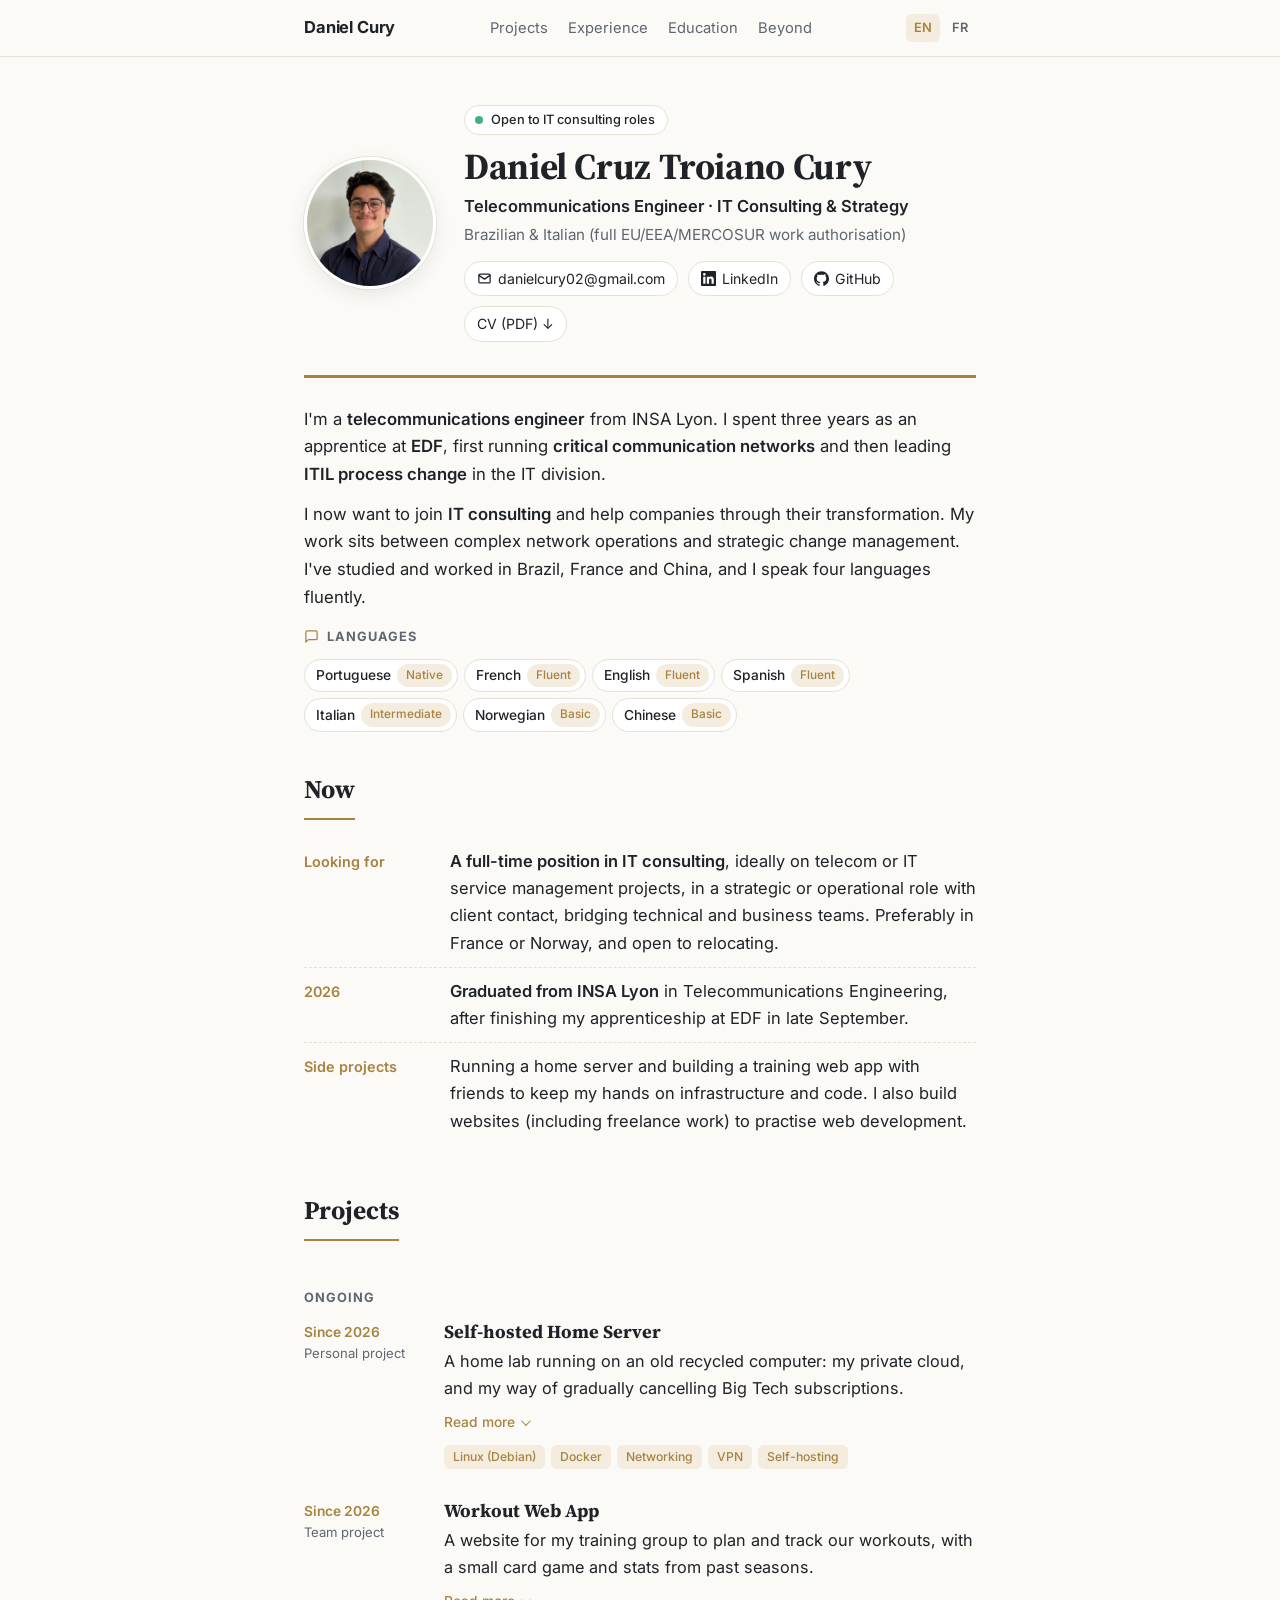
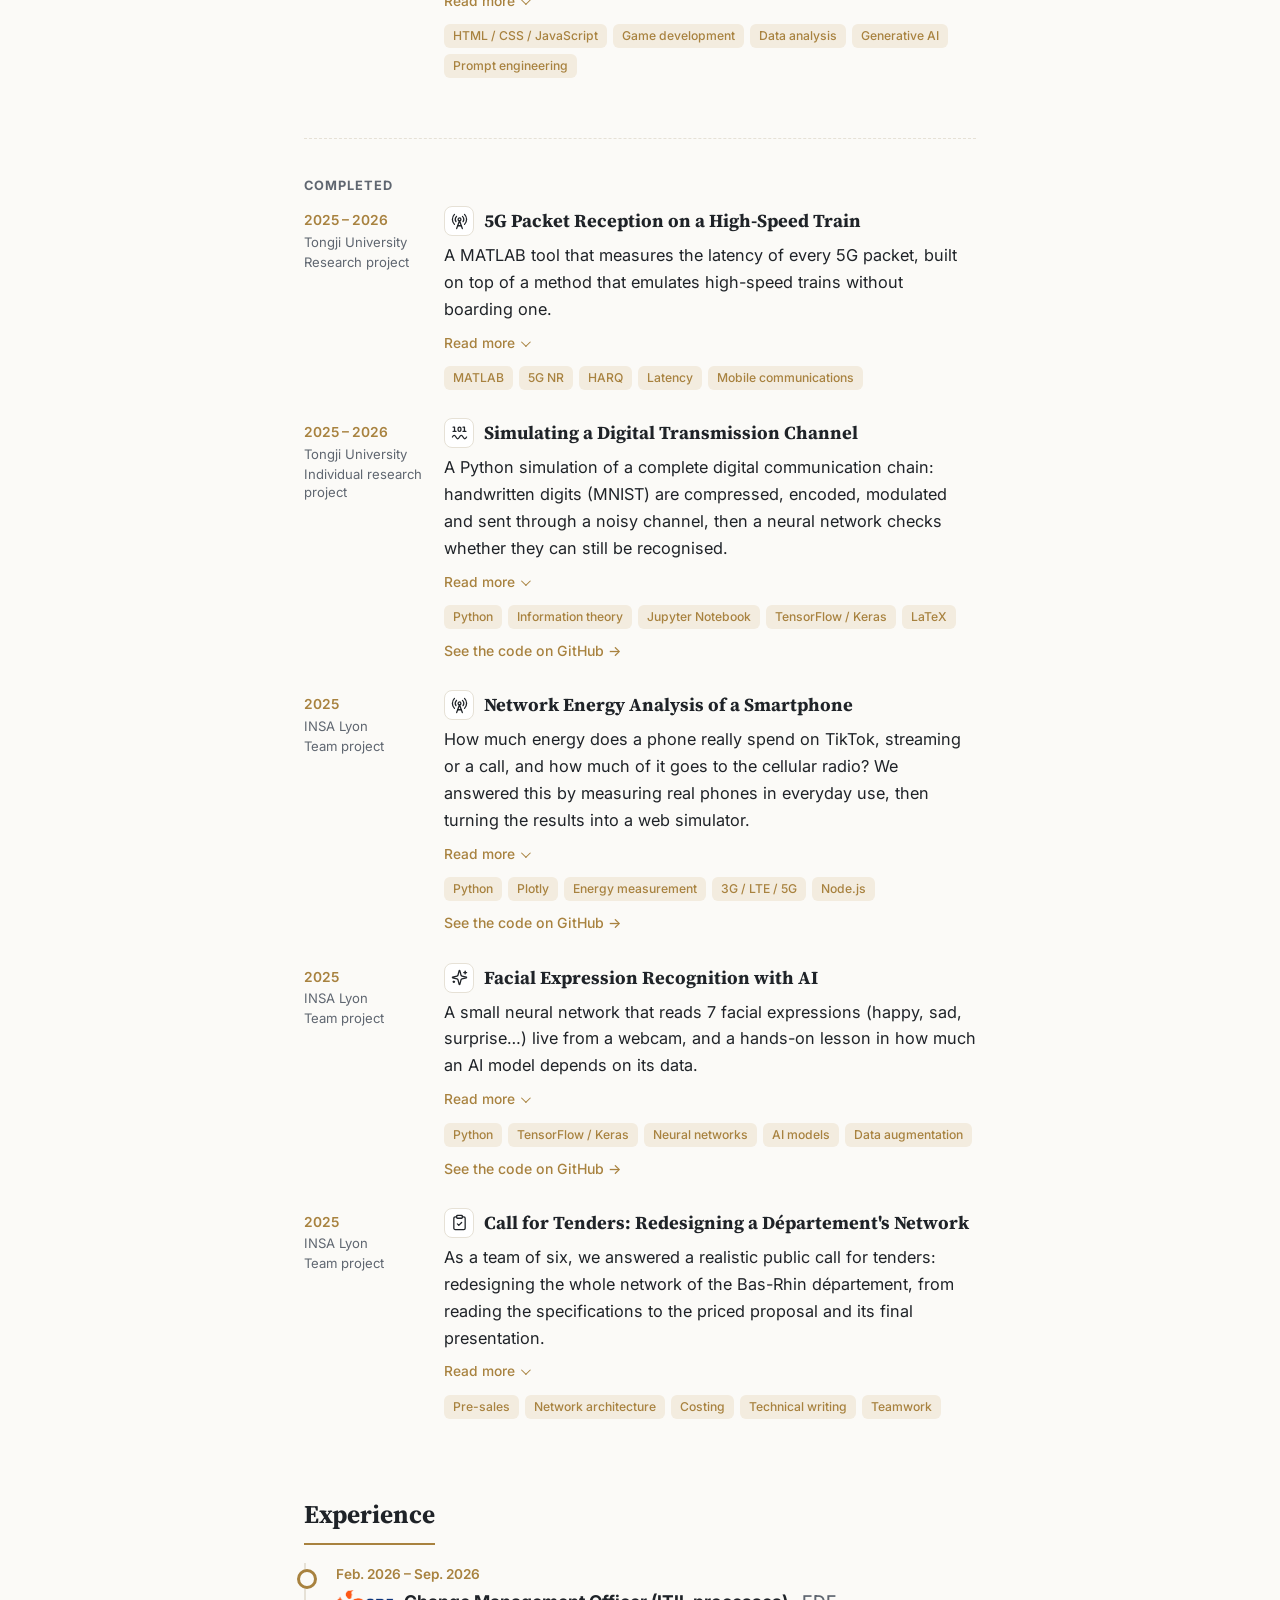
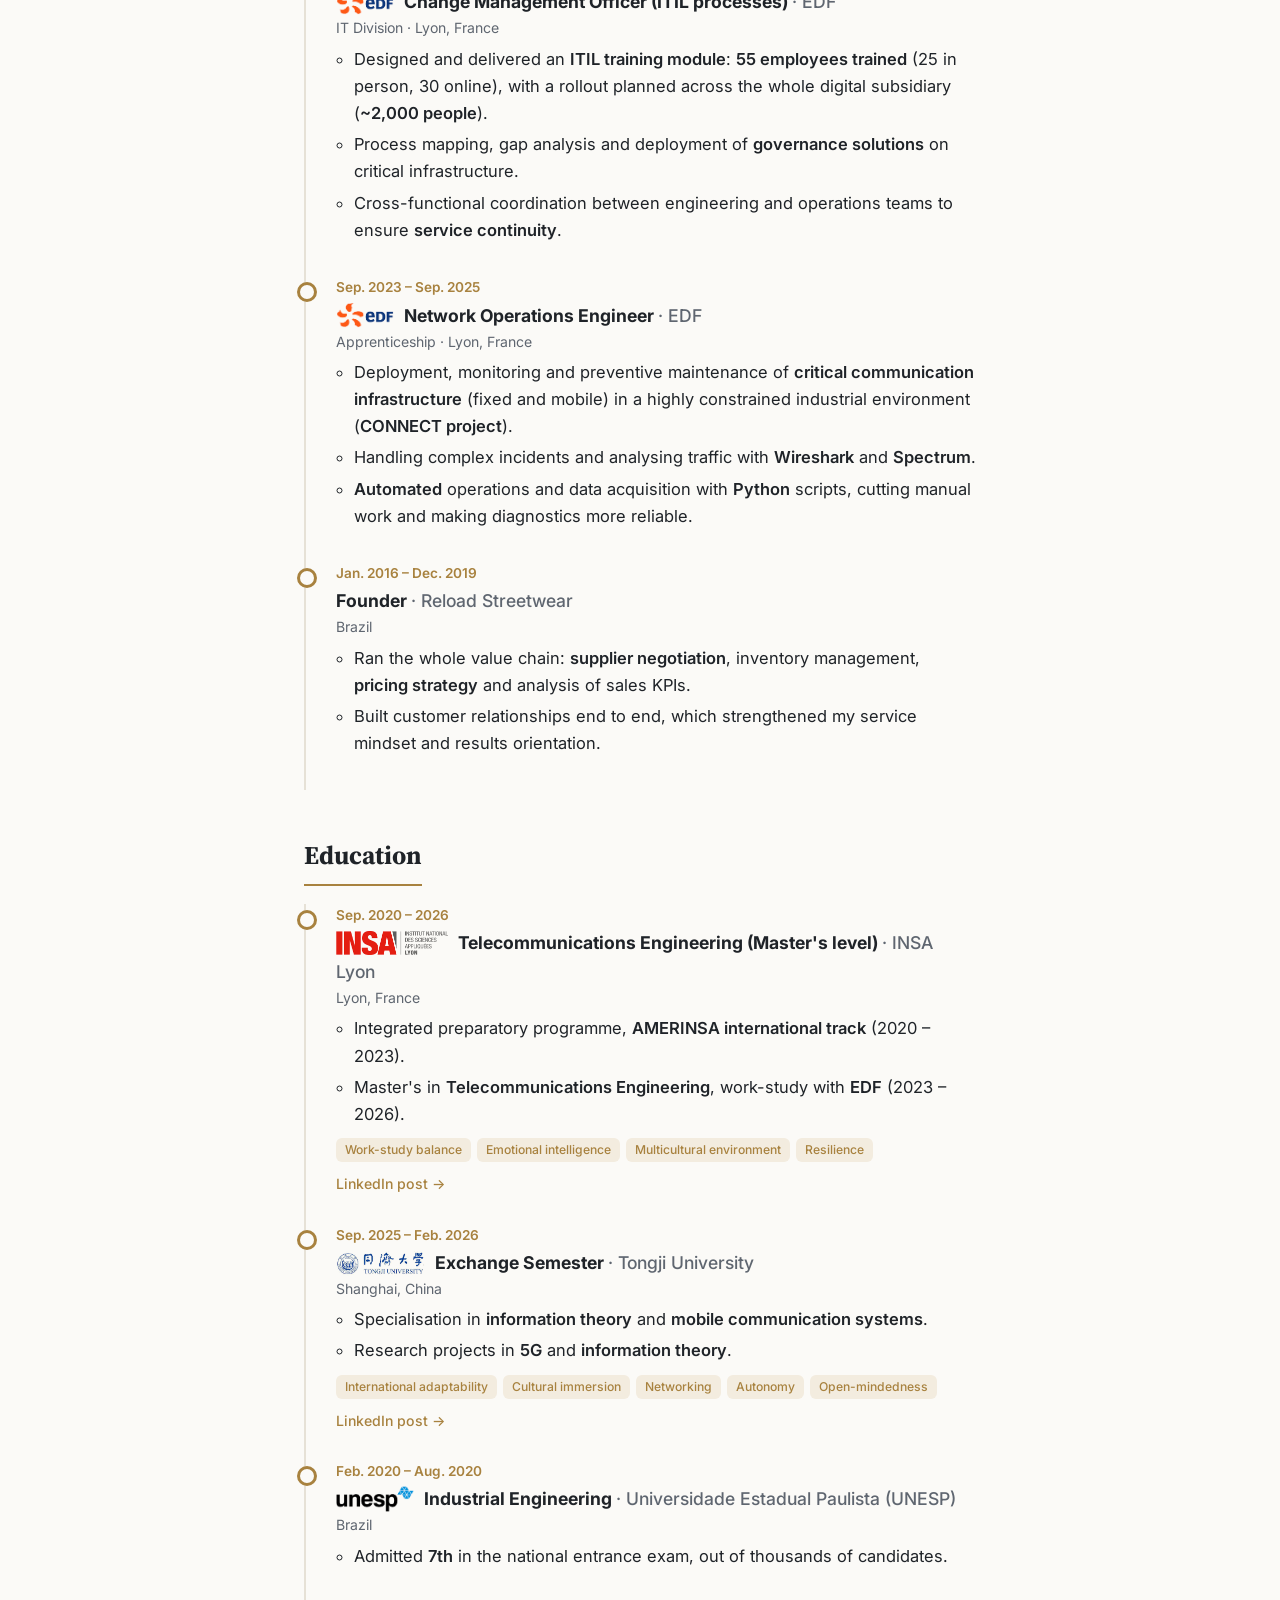
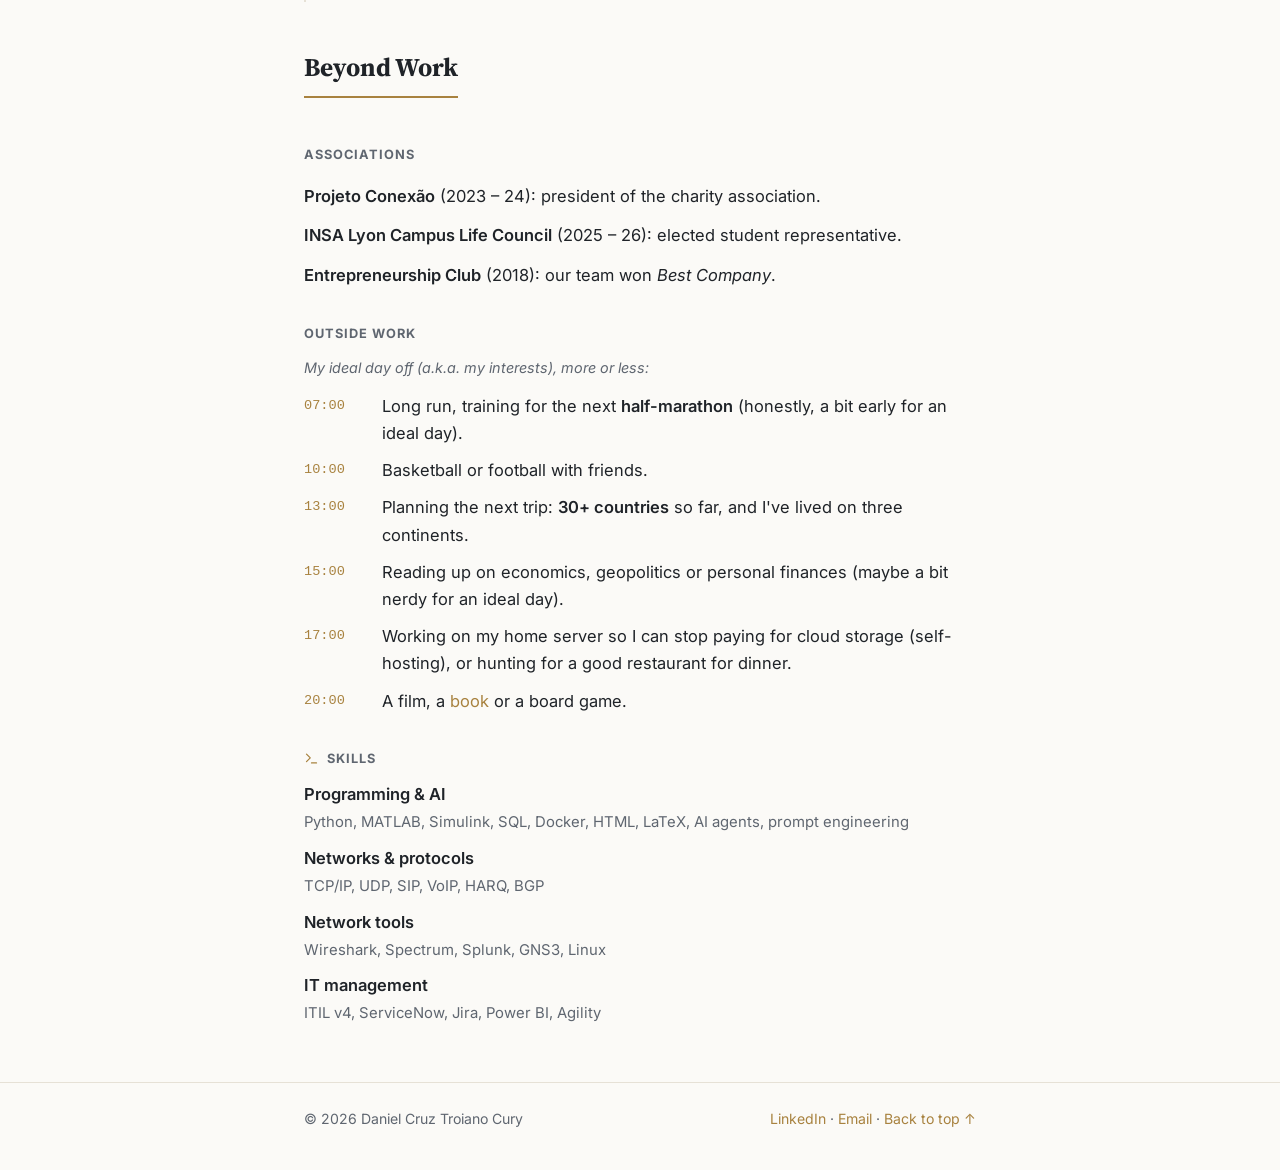
<file: index.html>
<!DOCTYPE html>
<html lang="en">
<head>
  <meta charset="utf-8">
  <meta name="viewport" content="width=device-width, initial-scale=1">
  <title>Daniel Cury · Telecommunications Engineer</title>
  <meta name="description" content="Daniel Cruz Troiano Cury: Telecommunications Engineer (INSA Lyon) looking to join IT consulting. Network operations, ITIL, change management.">
  <link rel="alternate" hreflang="en" href="./">
  <link rel="alternate" hreflang="fr" href="fr/">
  <link rel="preconnect" href="https://fonts.googleapis.com">
  <link rel="preconnect" href="https://fonts.gstatic.com" crossorigin>
  <link href="https://fonts.googleapis.com/css2?family=Inter:wght@400;500;600;700&family=Source+Serif+4:wght@600;700&display=swap" rel="stylesheet">
  <link rel="stylesheet" href="assets/style.css?v=12">
  <link rel="icon" href="assets/favicon.svg" type="image/svg+xml">
  <link rel="icon" href="assets/favicon-32.png" sizes="32x32" type="image/png">
  <link rel="apple-touch-icon" href="assets/apple-touch-icon.png">
</head>
<body id="top">

<header class="topbar">
  <div class="wrap">
    <a class="brand" href="#top">Daniel Cury</a>
    <nav class="nav">
      <a href="#projects">Projects</a>
      <a href="#experience">Experience</a>
      <a href="#education">Education</a>
      <a href="#beyond">Beyond</a>
    </nav>
    <div class="lang">
      <a href="./" aria-current="true">EN</a>
      <a href="fr/">FR</a>
    </div>
  </div>
</header>

<!-- ===== Hero ===== -->
<div class="hero-band">
  <div class="wrap hero">
    <img src="assets/photo.jpeg" alt="Portrait of Daniel Cury">
    <div>
      <span class="status">Open to IT consulting roles</span>
      <h1>Daniel Cruz Troiano Cury</h1>
      <p class="title">Telecommunications Engineer · IT Consulting &amp; Strategy</p>
      <p class="meta">Brazilian &amp; Italian (full EU/EEA/MERCOSUR work authorisation)</p>
      <div class="contacts">
        <a href="mailto:danielcury02@gmail.com"><svg class="ico stroke" viewBox="0 0 24 24" aria-hidden="true"><rect x="3" y="5" width="18" height="14" rx="2"/><path d="m3 7 9 6 9-6"/></svg>danielcury02@gmail.com</a>
        <a href="https://www.linkedin.com/in/dancury" target="_blank" rel="noopener"><svg class="ico fill" viewBox="0 0 24 24" aria-hidden="true"><path d="M20.447 20.452h-3.554v-5.569c0-1.328-.027-3.037-1.852-3.037-1.853 0-2.136 1.445-2.136 2.939v5.667H9.351V9h3.414v1.561h.046c.477-.9 1.637-1.85 3.37-1.85 3.601 0 4.267 2.37 4.267 5.455v6.286zM5.337 7.433a2.062 2.062 0 1 1 0-4.125 2.062 2.062 0 0 1 0 4.125zM7.119 20.452H3.555V9h3.564v11.452zM22.225 0H1.771C.792 0 0 .774 0 1.729v20.542C0 23.227.792 24 1.771 24h20.451C23.2 24 24 23.227 24 22.271V1.729C24 .774 23.2 0 22.222 0h.003z"/></svg>LinkedIn</a>
        <a href="https://github.com/daniel-cury" target="_blank" rel="noopener"><svg class="ico fill" viewBox="0 0 24 24" aria-hidden="true"><path d="M12 .297c-6.63 0-12 5.373-12 12 0 5.303 3.438 9.8 8.205 11.385.6.113.82-.258.82-.577 0-.285-.01-1.04-.015-2.04-3.338.724-4.042-1.61-4.042-1.61C4.422 18.07 3.633 17.7 3.633 17.7c-1.087-.744.084-.729.084-.729 1.205.084 1.838 1.236 1.838 1.236 1.07 1.835 2.809 1.305 3.495.998.108-.776.417-1.305.76-1.605-2.665-.3-5.466-1.332-5.466-5.93 0-1.31.465-2.38 1.235-3.22-.135-.303-.54-1.523.105-3.176 0 0 1.005-.322 3.3 1.23.96-.267 1.98-.399 3-.405 1.02.006 2.04.138 3 .405 2.28-1.552 3.285-1.23 3.285-1.23.645 1.653.24 2.873.12 3.176.765.84 1.23 1.91 1.23 3.22 0 4.61-2.805 5.625-5.475 5.92.42.36.81 1.096.81 2.22 0 1.606-.015 2.896-.015 3.286 0 .315.21.69.825.57C20.565 22.092 24 17.592 24 12.297c0-6.627-5.373-12-12-12"/></svg>GitHub</a>
        <a href="assets/CV_CURY_Daniel_Consulting_En.pdf" target="_blank">CV (PDF) ↓</a>
      </div>
    </div>
  </div>
</div>

<main class="wrap">

  <div class="bio">
    <p>I'm a <strong>telecommunications engineer</strong> from INSA Lyon. I spent three years as an apprentice at <strong>EDF</strong>, first running <strong>critical communication networks</strong> and then leading <strong>ITIL process change</strong> in the IT division.</p>
    <p>I now want to join <strong>IT consulting</strong> and help companies through their transformation. My work sits between complex network operations and strategic change management. I've studied and worked in Brazil, France and China, and I speak four languages fluently.</p>
  </div>

  <!-- ===== Languages ===== -->
  <div class="langs-top">
    <h3 class="sub"><svg class="ico stroke" viewBox="0 0 24 24" aria-hidden="true"><path d="M21 15a2 2 0 0 1-2 2H7l-4 4V5a2 2 0 0 1 2-2h14a2 2 0 0 1 2 2z"/></svg>Languages</h3>
    <ul class="levels langs">
      <li><span>Portuguese</span><em>Native</em></li>
      <li><span>French</span><em>Fluent</em></li>
      <li><span>English</span><em>Fluent</em></li>
      <li><span>Spanish</span><em>Fluent</em></li>
      <li><span>Italian</span><em>Intermediate</em></li>
      <li><span>Norwegian</span><em>Basic</em></li>
      <li><span>Chinese</span><em>Basic</em></li>
    </ul>
  </div>

  <!-- ===== Now ===== -->
  <section id="now">
    <h2>Now</h2>
    <ul class="now">
      <li><span class="when">Looking for</span><span><strong>A full-time position in IT consulting</strong>, ideally on telecom or IT service management projects, in a strategic or operational role with client contact, bridging technical and business teams. Preferably in France or Norway, and open to relocating.</span></li>
      <li><span class="when">2026</span><span><strong>Graduated from INSA Lyon</strong> in Telecommunications Engineering, after finishing my apprenticeship at EDF in late September.</span></li>
      <li><span class="when">Side projects</span><span>Running a home server and building a training web app with friends to keep my hands on infrastructure and code. I also build websites (including freelance work) to practise web development.</span></li>
    </ul>
  </section>

  <!-- ===== Projects ===== -->
  <section id="projects">
    <h2>Projects</h2>

    <h3 class="sub">Ongoing</h3>

    <article class="card">
      <div class="label"><span class="pill">Since 2026</span><span>Personal project</span></div>
      <h4>Self-hosted Home Server</h4>
      <p class="summary">A home lab running on an old recycled computer: my private cloud, and my way of gradually cancelling Big Tech subscriptions.</p>
      <details>
        <summary>Read more</summary>
        <p>The server runs on an <strong>old family computer</strong> with external drives for storage, under <strong>Debian 13</strong>, administered <strong>only over SSH</strong>. Its services run in <strong>Docker containers</strong> managed with <strong>Portainer</strong>: <strong>Jellyfin</strong> for media streaming, <strong>WireGuard (wg-easy)</strong> and <strong>Tailscale</strong> for VPN and remote access, and a few others.</p>
        <p>The first goal was to use Brazilian services while in France without paying for a VPN: done, I no longer pay for one. It then became a broader move away from Big Tech, with the aim of being self-sufficient for most of my digital needs.</p>
        <p>It's a hands-on way to keep practising <strong>Linux administration, networking, backups and security</strong> on infrastructure I am fully responsible for. The internet connection at the server's location dropped a few times during installation: a good lesson in planning changes on a remote machine.</p>
      </details>
      <ul class="tags"><li>Linux (Debian)</li><li>Docker</li><li>Networking</li><li>VPN</li><li>Self-hosting</li></ul>
    </article>

    <article class="card">
      <div class="label"><span class="pill">Since 2026</span><span>Team project</span></div>
      <h4>Workout Web App</h4>
      <p class="summary">A website for my training group to plan and track our workouts, with a small card game and stats from past seasons.</p>
      <details>
        <summary>Read more</summary>
        <p>The group has existed since <strong>2021</strong>: friends who push each other to train regularly. Years of it have taught me a lot about <strong>motivation, consistency and resilience</strong>. In 2026 we gave it its own website, built with plain <strong>HTML, CSS and JavaScript</strong>.</p>
        <p>Beyond tracking workouts, the site includes a small <strong>card game</strong> I designed and developed, and a <strong>data analysis</strong> section on past seasons. It mixes web development, a bit of data analysis and a good dose of <strong>creativity</strong>.</p>
        <p>We also build it with <strong>generative AI</strong> tools: writing precise prompts (<strong>prompt engineering</strong>), then reviewing and testing the generated code before adding it to the project.</p>
      </details>
      <ul class="tags"><li>HTML / CSS / JavaScript</li><li>Game development</li><li>Data analysis</li><li>Generative AI</li><li>Prompt engineering</li></ul>
      <!-- <div class="links"><a href="#">See the code →</a></div> -->
    </article>

    <h3 class="sub">Completed</h3>

    <article class="card">
      <div class="label"><span class="pill">2025 – 2026</span><span>Tongji University</span><span>Research project</span></div>
      <h4><span class="emoji" aria-hidden="true"><svg viewBox="0 0 24 24" fill="none" stroke="currentColor" stroke-width="1.8" stroke-linecap="round" stroke-linejoin="round"><path d="M4.9 16.1C1 12.2 1 5.8 4.9 1.9"/><path d="M7.8 4.7a6.14 6.14 0 0 0-.8 7.5"/><circle cx="12" cy="9" r="2"/><path d="M16.2 4.8c2 2 2.26 5.11.8 7.47"/><path d="M19.1 1.9a9.96 9.96 0 0 1 0 14.1"/><path d="M9.5 18h5"/><path d="m8 22 4-11 4 11"/></svg></span>5G Packet Reception on a High-Speed Train</h4>
      <p class="summary">A MATLAB tool that measures the latency of every 5G packet, built on top of a method that emulates high-speed trains without boarding one.</p>
      <details>
        <summary>Read more</summary>
        <p>Carried out during my exchange in Shanghai, as part of my specialisation in <strong>information theory and mobile communication systems</strong>. Measuring on a real high-speed train is expensive, hard to repeat and easily disturbed (weather, a vehicle passing nearby…). My supervisor, José Rodríguez-Piñeiro, developed a method that <strong>emulates high speeds</strong> by interpolating the OFDM signal in time before sending it: the subcarriers get closer together, so the receiver suffers the same <strong>Doppler effects</strong> as on a fast train, while measuring at low speed.</p>
        <p>My part was to measure <strong>packet latency</strong> in this setting, which standard MATLAB 5G examples do not provide (they focus on throughput). I studied the <strong>HARQ</strong> protocol (ACK/NACK, retransmissions, redundancy versions) and wrote a <strong>MATLAB class</strong> that plugs into MathWorks' 5G NR downlink example with only a few added lines. It follows each packet from its first transmission to its successful decoding, and records its <strong>delay</strong>, its <strong>retransmission history</strong> and the packets <strong>lost</strong> after every retry, here with a 200 Hz Doppler shift to match train conditions.</p>
        <p>With 30 kHz subcarrier spacing (0.5 ms slots) and 16 HARQ processes, <strong>each retransmission adds about 8 ms</strong> of latency. The class is generic: it can be reused in any slot-based simulation (4G, Wi-Fi, queues…), and I wrote its documentation for future projects.</p>
      </details>
      <ul class="tags"><li>MATLAB</li><li>5G NR</li><li>HARQ</li><li>Latency</li><li>Mobile communications</li></ul>
    </article>

    <article class="card">
      <div class="label"><span class="pill">2025 – 2026</span><span>Tongji University</span><span>Individual research project</span></div>
      <h4><span class="emoji" aria-hidden="true"><svg viewBox="0 0 24 24" fill="none" stroke="currentColor" stroke-width="1.8" stroke-linecap="round" stroke-linejoin="round"><path d="M3 3h2v6"/><path d="M3 9h4"/><rect x="10" y="3" width="4" height="6" rx="2"/><path d="M17 3h2v6"/><path d="M17 9h4"/><path d="M2 17q2.5-5 5 0t5 0 5 0 5 0"/></svg></span>Simulating a Digital Transmission Channel</h4>
      <p class="summary">A Python simulation of a complete digital communication chain: handwritten digits (MNIST) are compressed, encoded, modulated and sent through a noisy channel, then a neural network checks whether they can still be recognised.</p>
      <details>
        <summary>Read more</summary>
        <p>Carried out for the <strong>Information Theory and Applications</strong> course. Each image becomes a bitstream, compressed with <strong>Huffman coding</strong> (source coding), protected with a <strong>repetition code</strong> (channel coding), modulated in <strong>4-QAM</strong> and sent over a noisy channel (<strong>AWGN</strong> or binary symmetric) before being decoded and rebuilt.</p>
        <p>Huffman brings the bit rate close to the source's entropy, but a single flipped bit can wreck a whole image (catastrophic error propagation). A <strong>CNN</strong> (99.2% accuracy on clean images) measured the impact: at <strong>5 dB SNR</strong>, it recognises <strong>92%</strong> of digits sent with 5 repetitions against <strong>16%</strong> without protection. Fixed-length coding turned out to be more robust: there is always a trade-off between compression and reliability.</p>
        <p>Along the way I learned to <strong>handle large datasets</strong> and to put into practice <strong>information theory, data compression, source and channel coding, modulation</strong> and the effect of noise on a transmission.</p>
      </details>
      <ul class="tags"><li>Python</li><li>Information theory</li><li>Jupyter Notebook</li><li>TensorFlow / Keras</li><li>LaTeX</li></ul>
      <div class="links"><a href="https://github.com/daniel-cury/transmission-channel" target="_blank" rel="noopener">See the code on GitHub →</a></div>
    </article>

    <article class="card">
      <div class="label"><span class="pill">2025</span><span>INSA Lyon</span><span>Team project</span></div>
      <h4><span class="emoji" aria-hidden="true"><svg viewBox="0 0 24 24" fill="none" stroke="currentColor" stroke-width="1.8" stroke-linecap="round" stroke-linejoin="round"><path d="M4.9 16.1C1 12.2 1 5.8 4.9 1.9"/><path d="M7.8 4.7a6.14 6.14 0 0 0-.8 7.5"/><circle cx="12" cy="9" r="2"/><path d="M16.2 4.8c2 2 2.26 5.11.8 7.47"/><path d="M19.1 1.9a9.96 9.96 0 0 1 0 14.1"/><path d="M9.5 18h5"/><path d="m8 22 4-11 4 11"/></svg></span>Network Energy Analysis of a Smartphone</h4>
      <p class="summary">How much energy does a phone really spend on TikTok, streaming or a call, and how much of it goes to the cellular radio? We answered this by measuring real phones in everyday use, then turning the results into a web simulator.</p>
      <details>
        <summary>Read more</summary>
        <p>We recorded how much power the phones drew during real use, keeping the <strong>radio part</strong> apart from the rest of the device. The scenarios covered short videos, streaming and voice/video calls on <strong>3G, LTE and 5G</strong>, both standing still and on a moving tram in Lyon.</p>
        <p>My part: processing <strong>multi-million-row recordings in Python</strong> (processed in chunks, interactive Plotly charts) and the <strong>comparative analysis</strong> of app × network × mobility. Scrolling short videos costs about <strong>0.04–0.06 Wh per minute</strong> (~3 Wh per hour); no network was consistently cheaper and mobility had no clear effect, with only 1–3 sessions per setup, so these are trends rather than proof.</p>
        <p>The results feed a <strong>web simulator</strong> (Node.js/Express) that estimates the energy, battery percentage and CO₂ of a day of phone use. I added the device battery specs and front-end fixes.</p>
      </details>
      <ul class="tags"><li>Python</li><li>Plotly</li><li>Energy measurement</li><li>3G / LTE / 5G</li><li>Node.js</li></ul>
      <div class="links"><a href="https://github.com/daniel-cury/SIR" target="_blank" rel="noopener">See the code on GitHub →</a></div>
    </article>

    <article class="card">
      <div class="label"><span class="pill">2025</span><span>INSA Lyon</span><span>Team project</span></div>
      <h4><span class="emoji" aria-hidden="true"><svg viewBox="0 0 24 24" fill="none" stroke="currentColor" stroke-width="1.8" stroke-linecap="round" stroke-linejoin="round"><path d="M9.94 15.5A2 2 0 0 0 8.5 14.06l-6.14-1.58a.5.5 0 0 1 0-.96L8.5 9.94A2 2 0 0 0 9.94 8.5l1.58-6.14a.5.5 0 0 1 .96 0l1.58 6.14a2 2 0 0 0 1.44 1.44l6.14 1.58a.5.5 0 0 1 0 .96l-6.14 1.58a2 2 0 0 0-1.44 1.44l-1.58 6.14a.5.5 0 0 1-.96 0z"/><path d="M20 3v4"/><path d="M22 5h-4"/><path d="M4 17v2"/><path d="M5 18H3"/></svg></span>Facial Expression Recognition with AI</h4>
      <p class="summary">A small neural network that reads 7 facial expressions (happy, sad, surprise…) live from a webcam, and a hands-on lesson in how much an AI model depends on its data.</p>
      <details>
        <summary>Read more</summary>
        <p>OpenCV finds the face in the image, crops it to 48×48 greyscale, and a <strong>convolutional neural network built with TensorFlow / Keras</strong> gives a probability for each expression. It reaches <strong>56.8% accuracy</strong> on the FER2013 test set (humans score around 65%): very good on <em>happy</em>, <em>neutral</em> and <em>surprise</em>, much weaker on <em>disgust</em> and <em>fear</em>.</p>
        <p>A large part of the work was on the <strong>data</strong>: the <em>disgust</em> class had ~400 training images against ~7,000 for <em>happy</em>, so we enriched it with augmentation (contrast and brightness variations). We also photographed ourselves making each expression to test and enrich the model.</p>
        <p>Overall, I learned to <strong>build and train models with TensorFlow</strong>, to evaluate them with key AI metrics such as <strong>accuracy</strong> and the <strong>confusion matrix</strong>, and above all that <strong>a model is only as good as its data</strong>: faces that look different from the training set, or rare classes, stay poorly recognised however the model is tuned.</p>
      </details>
      <ul class="tags"><li>Python</li><li>TensorFlow / Keras</li><li>Neural networks</li><li>AI models</li><li>Data augmentation</li></ul>
      <div class="links"><a href="https://github.com/daniel-cury/facial-expression-recognition" target="_blank" rel="noopener">See the code on GitHub →</a></div>
    </article>

    <article class="card">
      <div class="label"><span class="pill">2025</span><span>INSA Lyon</span><span>Team project</span></div>
      <h4><span class="emoji" aria-hidden="true"><svg viewBox="0 0 24 24" fill="none" stroke="currentColor" stroke-width="1.8" stroke-linecap="round" stroke-linejoin="round"><rect width="8" height="4" x="8" y="2" rx="1" ry="1"/><path d="M16 4h2a2 2 0 0 1 2 2v14a2 2 0 0 1-2 2H6a2 2 0 0 1-2-2V6a2 2 0 0 1 2-2h2"/><path d="m9 14 2 2 4-4"/></svg></span>Call for Tenders: Redesigning a Département's Network</h4>
      <p class="summary">As a team of six, we answered a realistic public call for tenders: redesigning the whole network of the Bas-Rhin département, from reading the specifications to the priced proposal and its final presentation.</p>
      <details>
        <summary>Read more</summary>
        <p>Based on a real public tender, the Bas-Rhin département wanted to modernise the network linking all its sites: replace the old <strong>ATM loop</strong> of its metropolitan network, rebuild the <strong>LANs</strong> of its IT department and of its main and annex sites, connect its <strong>117 Maisons du Rhin</strong>, and add secure <strong>Wi-Fi</strong> and <strong>IP telephony</strong>. Acting as an operator with HPE Aruba as equipment supplier, we proposed an <strong>SD-WAN architecture with triple redundancy</strong> (dedicated link, MPLS tunnel over 4G, ERPS loop as backup), rolled out in four phases over about 15 months.</p>
        <p>As the <strong>business engineer</strong>, I was in charge of <strong>pricing</strong>: choosing the technical references (switches, routers, firewalls, Wi-Fi access points, IP-PBX), counting the equipment needed on each site, coordinating with the supplier and building the <strong>cost breakdown</strong>, for a total of about <strong>€1 million excluding VAT</strong> (equipment, labour, spares, training and maintenance).</p>
        <p>Overall, I learned to <strong>read a long technical specification and turn it into client needs</strong>, to <strong>write technical documents</strong> (technical proposal, architecture and project deliverables), to <strong>work as a team with clear roles and deadlines</strong>, and to <strong>present and defend an offer</strong> in front of the client's representatives.</p>
      </details>
      <ul class="tags"><li>Pre-sales</li><li>Network architecture</li><li>Costing</li><li>Technical writing</li><li>Teamwork</li></ul>
    </article>
  </section>

  <!-- ===== Experience ===== -->
  <section id="experience">
    <h2>Experience</h2>
    <ul class="timeline">
      <li>
        <div class="date">Feb. 2026 – Sep. 2026</div>
        <h4><img class="logo" src="assets/logos/edf.png" alt="EDF logo">Change Management Officer (ITIL processes) <span class="org">· EDF</span></h4>
        <p class="place">IT Division · Lyon, France</p>
        <ul class="points">
          <li>Designed and delivered an <strong>ITIL training module</strong>: <strong>55 employees trained</strong> (25 in person, 30 online), with a rollout planned across the whole digital subsidiary (<strong>~2,000 people</strong>).</li>
          <li>Process mapping, gap analysis and deployment of <strong>governance solutions</strong> on critical infrastructure.</li>
          <li>Cross-functional coordination between engineering and operations teams to ensure <strong>service continuity</strong>.</li>
        </ul>
      </li>
      <li>
        <div class="date">Sep. 2023 – Sep. 2025</div>
        <h4><img class="logo" src="assets/logos/edf.png" alt="EDF logo">Network Operations Engineer <span class="org">· EDF</span></h4>
        <p class="place">Apprenticeship · Lyon, France</p>
        <ul class="points">
          <li>Deployment, monitoring and preventive maintenance of <strong>critical communication infrastructure</strong> (fixed and mobile) in a highly constrained industrial environment (<strong>CONNECT project</strong>).</li>
          <li>Handling complex incidents and analysing traffic with <strong>Wireshark</strong> and <strong>Spectrum</strong>.</li>
          <li><strong>Automated</strong> operations and data acquisition with <strong>Python</strong> scripts, cutting manual work and making diagnostics more reliable.</li>
        </ul>
      </li>
      <li>
        <div class="date">Jan. 2016 – Dec. 2019</div>
        <h4>Founder <span class="org">· Reload Streetwear</span></h4>
        <p class="place">Brazil</p>
        <ul class="points">
          <li>Ran the whole value chain: <strong>supplier negotiation</strong>, inventory management, <strong>pricing strategy</strong> and analysis of sales KPIs.</li>
          <li>Built customer relationships end to end, which strengthened my service mindset and results orientation.</li>
        </ul>
      </li>
    </ul>
  </section>

  <!-- ===== Education ===== -->
  <section id="education">
    <h2>Education</h2>
    <ul class="timeline">
      <li>
        <div class="date">Sep. 2020 – 2026</div>
        <h4><img class="logo" src="assets/logos/insa.png" alt="INSA Lyon logo">Telecommunications Engineering (Master's level) <span class="org">· INSA Lyon</span></h4>
        <p class="place">Lyon, France</p>
        <ul class="points">
          <li>Integrated preparatory programme, <strong>AMERINSA international track</strong> (2020 – 2023).</li>
          <li>Master's in <strong>Telecommunications Engineering</strong>, work-study with <strong>EDF</strong> (2023 – 2026).</li>
        </ul>
        <ul class="tags"><li>Work-study balance</li><li>Emotional intelligence</li><li>Multicultural environment</li><li>Resilience</li></ul>
        <div class="links"><a href="https://lnkd.in/p/dhd4Z_J3" target="_blank" rel="noopener">LinkedIn post →</a></div>
      </li>
      <li>
        <div class="date">Sep. 2025 – Feb. 2026</div>
        <h4><img class="logo" src="assets/logos/tongji.png" alt="Tongji University logo">Exchange Semester <span class="org">· Tongji University</span></h4>
        <p class="place">Shanghai, China</p>
        <ul class="points">
          <li>Specialisation in <strong>information theory</strong> and <strong>mobile communication systems</strong>.</li>
          <li>Research projects in <strong>5G</strong> and <strong>information theory</strong>.</li>
        </ul>
        <ul class="tags"><li>International adaptability</li><li>Cultural immersion</li><li>Networking</li><li>Autonomy</li><li>Open-mindedness</li></ul>
        <div class="links"><a href="https://lnkd.in/p/dzSNV_Au" target="_blank" rel="noopener">LinkedIn post →</a></div>
      </li>
      <li>
        <div class="date">Feb. 2020 – Aug. 2020</div>
        <h4><img class="logo" src="assets/logos/unesp.png" alt="UNESP logo">Industrial Engineering <span class="org">· Universidade Estadual Paulista (UNESP)</span></h4>
        <p class="place">Brazil</p>
        <ul class="points">
          <li>Admitted <strong>7th</strong> in the national entrance exam, out of thousands of candidates.</li>
        </ul>
      </li>
    </ul>
  </section>

  <!-- ===== Beyond ===== -->
  <section id="beyond">
    <h2>Beyond Work</h2>

    <h3 class="sub">Associations</h3>
    <ul class="plain">
      <li><strong>Projeto Conexão</strong> (2023 – 24): president of the charity association.</li>
      <li><strong>INSA Lyon Campus Life Council</strong> (2025 – 26): elected student representative.</li>
      <li><strong>Entrepreneurship Club</strong> (2018): our team won <em>Best Company</em>.</li>
    </ul>

    <h3 class="sub">Outside Work</h3>
    <p class="aside">My ideal day off (a.k.a. my interests), more or less:</p>
    <ol class="day">
      <li><time>07:00</time><span>Long run, training for the next <strong>half-marathon</strong> (honestly, a bit early for an ideal day).</span></li>
      <li><time>10:00</time><span>Basketball or football with friends.</span></li>
      <li><time>13:00</time><span>Planning the next trip: <strong>30+ countries</strong> so far, and I've lived on three continents.</span></li>
      <li><time>15:00</time><span>Reading up on economics, geopolitics or personal finances (maybe a bit nerdy for an ideal day).</span></li>
      <li><time>17:00</time><span>Working on my home server so I can stop paying for cloud storage (self-hosting), or hunting for a good restaurant for dinner.</span></li>
      <li><time>20:00</time><span>A film, a <a href="https://daniel-cury.github.io/bibliotecury/" target="_blank" rel="noopener">book</a> or a board game.</span></li>
    </ol>

    <h3 class="sub"><svg class="ico stroke" viewBox="0 0 24 24" aria-hidden="true"><path d="m4 17 6-6-6-6M12 19h8"/></svg>Skills</h3>
    <dl class="skills">
      <dt>Programming &amp; AI</dt>
      <dd>Python, MATLAB, Simulink, SQL, Docker, HTML, LaTeX, AI agents, prompt engineering</dd>
      <dt>Networks &amp; protocols</dt>
      <dd>TCP/IP, UDP, SIP, VoIP, HARQ, BGP</dd>
      <dt>Network tools</dt>
      <dd>Wireshark, Spectrum, Splunk, GNS3, Linux</dd>
      <dt>IT management</dt>
      <dd>ITIL v4, ServiceNow, Jira, Power BI, Agility</dd>
    </dl>
  </section>

</main>

<footer>
  <div class="wrap">
    <span>© 2026 Daniel Cruz Troiano Cury</span>
    <span><a href="https://www.linkedin.com/in/dancury" target="_blank" rel="noopener">LinkedIn</a> · <a href="mailto:danielcury02@gmail.com">Email</a> · <a href="#top">Back to top ↑</a></span>
  </div>
</footer>

</body>
</html>
</file>
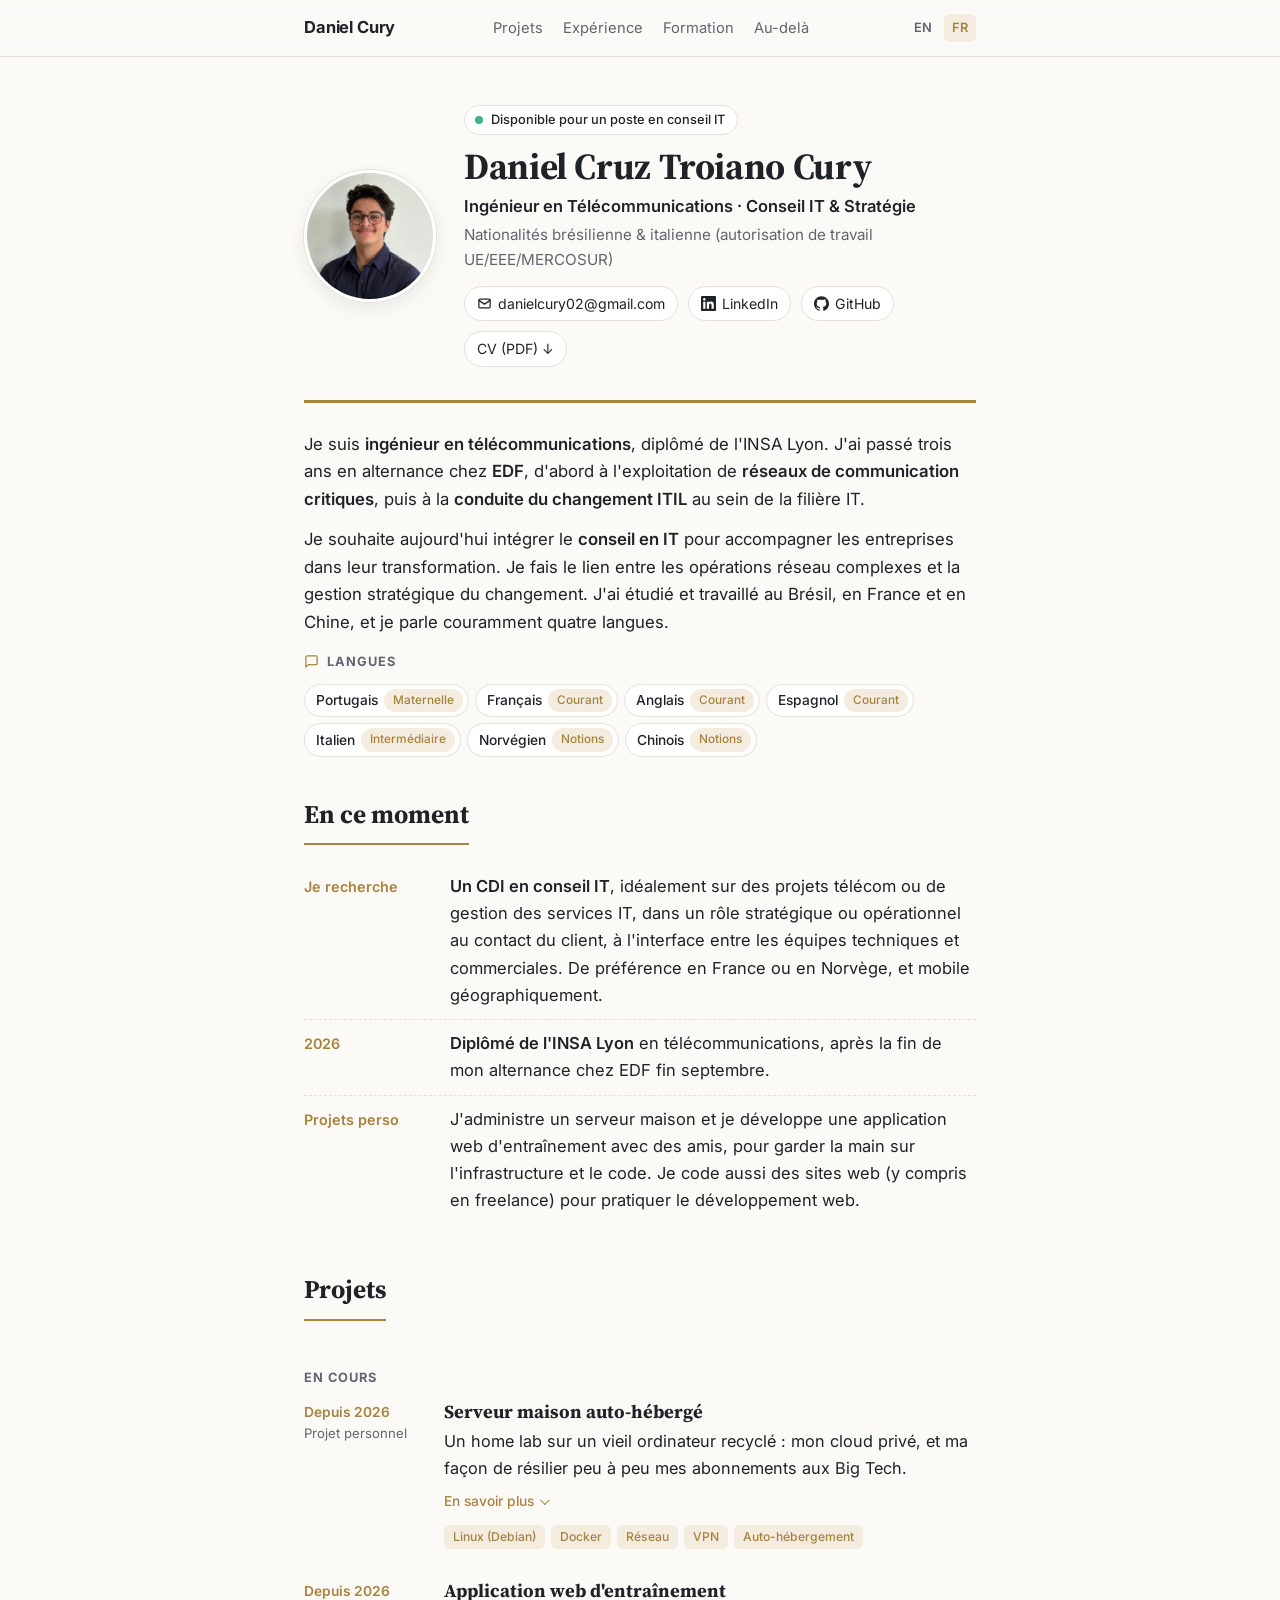
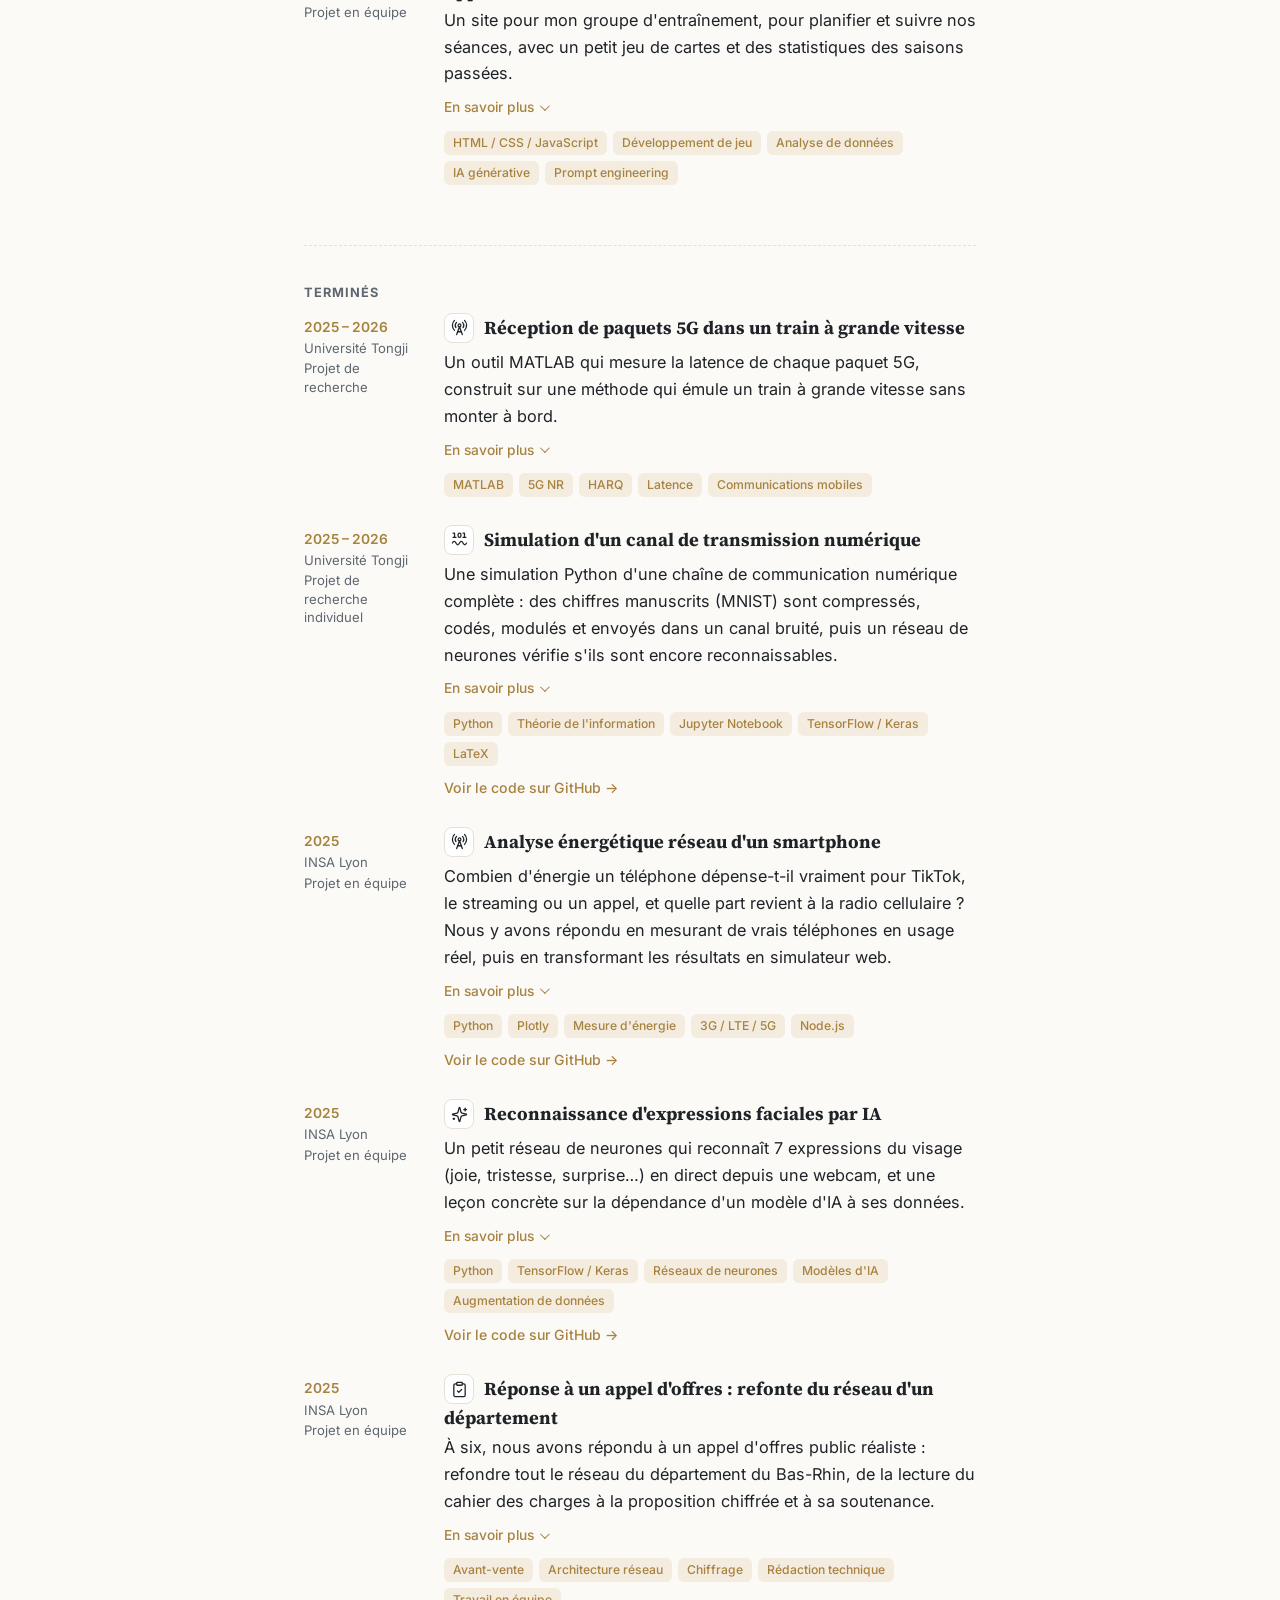
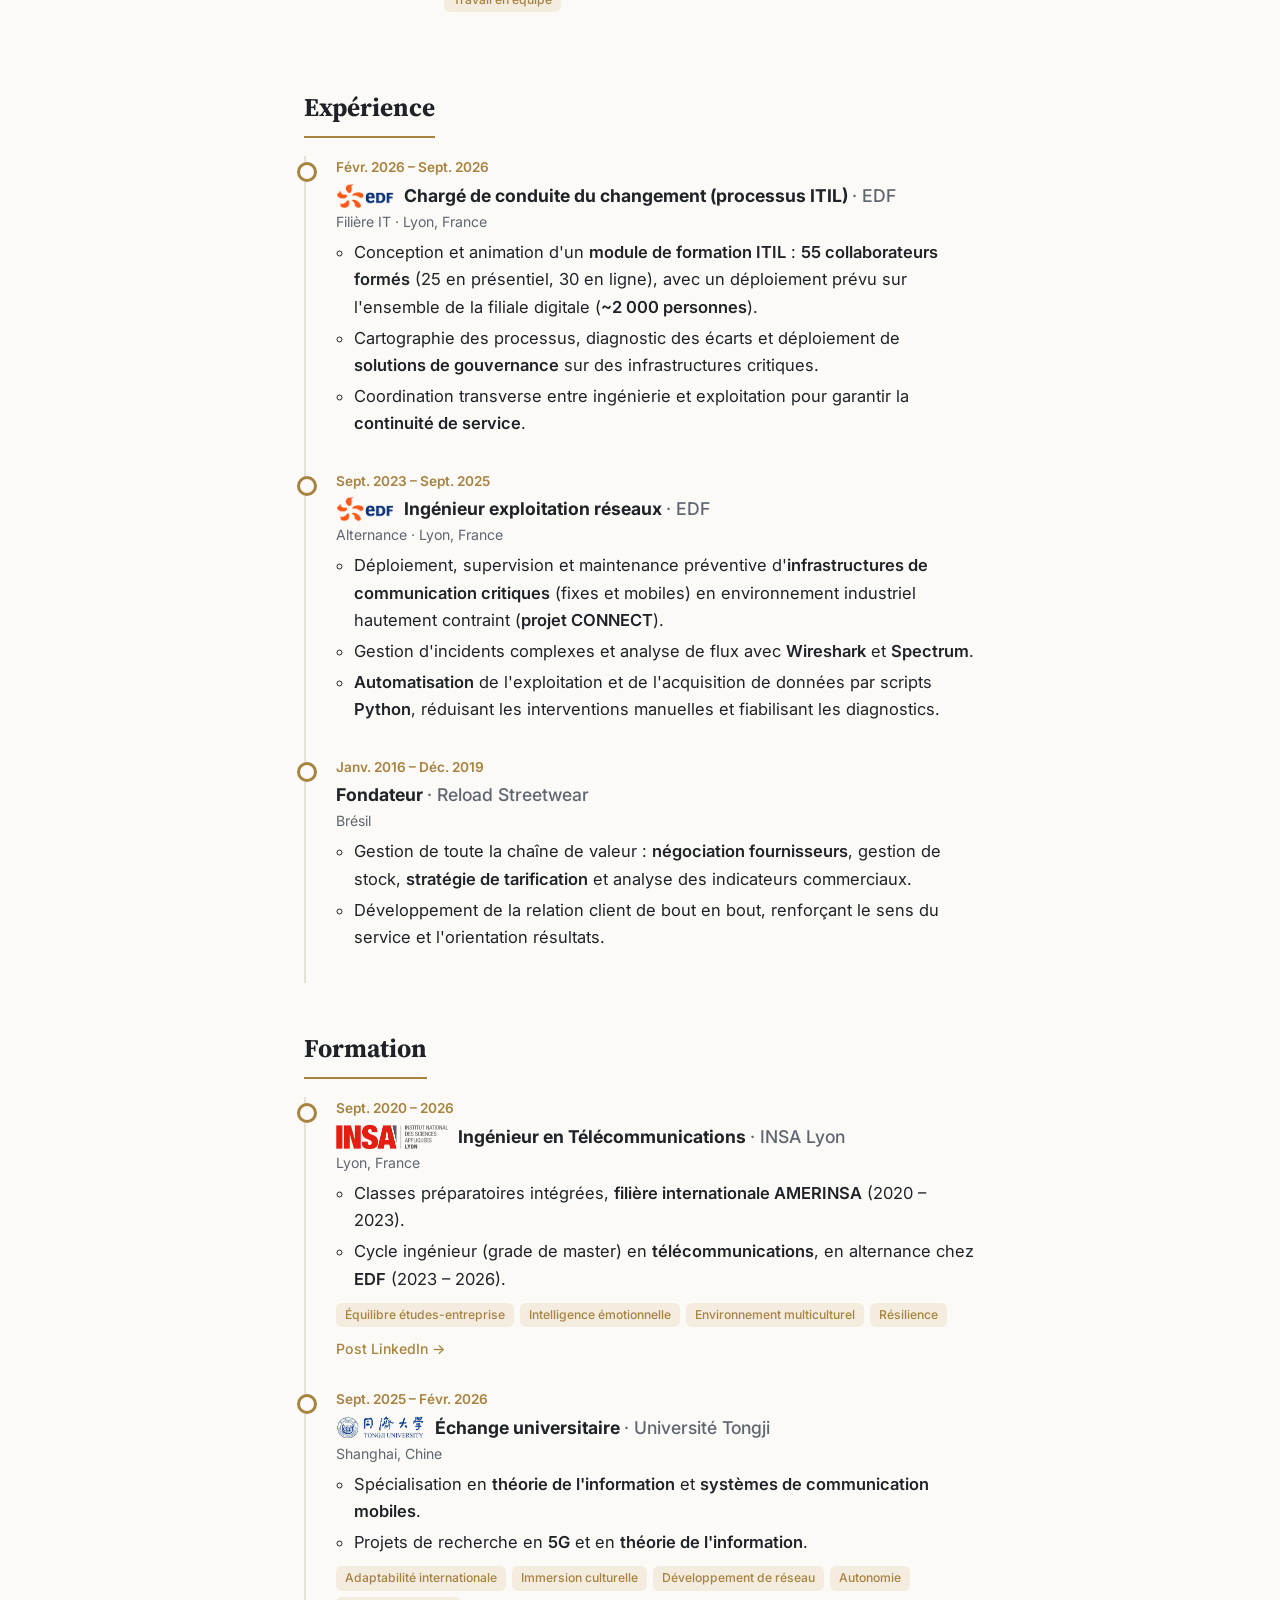
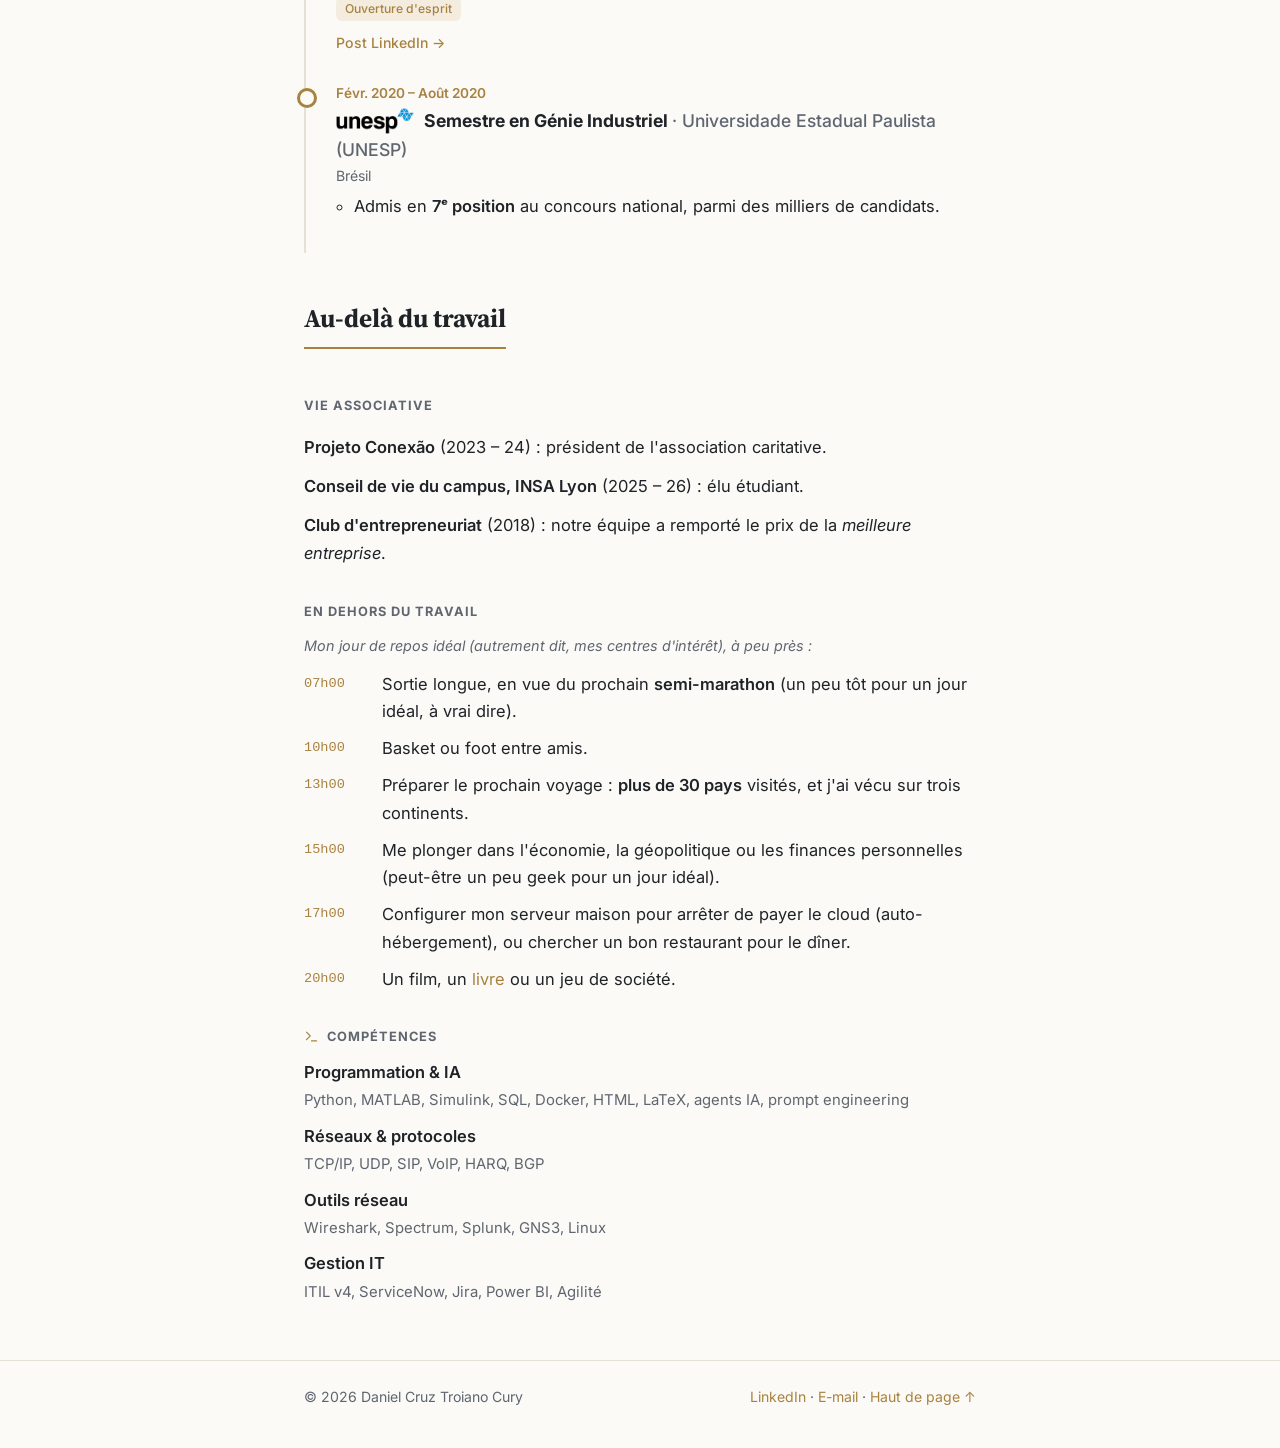
<file: fr/index.html>
<!DOCTYPE html>
<html lang="fr">
<head>
  <meta charset="utf-8">
  <meta name="viewport" content="width=device-width, initial-scale=1">
  <title>Daniel Cury · Ingénieur en Télécommunications</title>
  <meta name="description" content="Daniel Cruz Troiano Cury : ingénieur télécom (INSA Lyon) souhaitant intégrer le conseil en IT. Exploitation réseau, ITIL, conduite du changement.">
  <link rel="alternate" hreflang="en" href="../">
  <link rel="alternate" hreflang="fr" href="./">
  <link rel="preconnect" href="https://fonts.googleapis.com">
  <link rel="preconnect" href="https://fonts.gstatic.com" crossorigin>
  <link href="https://fonts.googleapis.com/css2?family=Inter:wght@400;500;600;700&family=Source+Serif+4:wght@600;700&display=swap" rel="stylesheet">
  <link rel="stylesheet" href="../assets/style.css?v=12">
  <link rel="icon" href="../assets/favicon.svg" type="image/svg+xml">
  <link rel="icon" href="../assets/favicon-32.png" sizes="32x32" type="image/png">
  <link rel="apple-touch-icon" href="../assets/apple-touch-icon.png">
</head>
<body id="top">

<header class="topbar">
  <div class="wrap">
    <a class="brand" href="#top">Daniel Cury</a>
    <nav class="nav">
      <a href="#projects">Projets</a>
      <a href="#experience">Expérience</a>
      <a href="#education">Formation</a>
      <a href="#beyond">Au-delà</a>
    </nav>
    <div class="lang">
      <a href="../">EN</a>
      <a href="./" aria-current="true">FR</a>
    </div>
  </div>
</header>

<!-- ===== Hero ===== -->
<div class="hero-band">
  <div class="wrap hero">
    <img src="../assets/photo.jpeg" alt="Portrait de Daniel Cury">
    <div>
      <span class="status">Disponible pour un poste en conseil IT</span>
      <h1>Daniel Cruz Troiano Cury</h1>
      <p class="title">Ingénieur en Télécommunications · Conseil IT &amp; Stratégie</p>
      <p class="meta">Nationalités brésilienne &amp; italienne (autorisation de travail UE/EEE/MERCOSUR)</p>
      <div class="contacts">
        <a href="mailto:danielcury02@gmail.com"><svg class="ico stroke" viewBox="0 0 24 24" aria-hidden="true"><rect x="3" y="5" width="18" height="14" rx="2"/><path d="m3 7 9 6 9-6"/></svg>danielcury02@gmail.com</a>
        <a href="https://www.linkedin.com/in/dancury" target="_blank" rel="noopener"><svg class="ico fill" viewBox="0 0 24 24" aria-hidden="true"><path d="M20.447 20.452h-3.554v-5.569c0-1.328-.027-3.037-1.852-3.037-1.853 0-2.136 1.445-2.136 2.939v5.667H9.351V9h3.414v1.561h.046c.477-.9 1.637-1.85 3.37-1.85 3.601 0 4.267 2.37 4.267 5.455v6.286zM5.337 7.433a2.062 2.062 0 1 1 0-4.125 2.062 2.062 0 0 1 0 4.125zM7.119 20.452H3.555V9h3.564v11.452zM22.225 0H1.771C.792 0 0 .774 0 1.729v20.542C0 23.227.792 24 1.771 24h20.451C23.2 24 24 23.227 24 22.271V1.729C24 .774 23.2 0 22.222 0h.003z"/></svg>LinkedIn</a>
        <a href="https://github.com/daniel-cury" target="_blank" rel="noopener"><svg class="ico fill" viewBox="0 0 24 24" aria-hidden="true"><path d="M12 .297c-6.63 0-12 5.373-12 12 0 5.303 3.438 9.8 8.205 11.385.6.113.82-.258.82-.577 0-.285-.01-1.04-.015-2.04-3.338.724-4.042-1.61-4.042-1.61C4.422 18.07 3.633 17.7 3.633 17.7c-1.087-.744.084-.729.084-.729 1.205.084 1.838 1.236 1.838 1.236 1.07 1.835 2.809 1.305 3.495.998.108-.776.417-1.305.76-1.605-2.665-.3-5.466-1.332-5.466-5.93 0-1.31.465-2.38 1.235-3.22-.135-.303-.54-1.523.105-3.176 0 0 1.005-.322 3.3 1.23.96-.267 1.98-.399 3-.405 1.02.006 2.04.138 3 .405 2.28-1.552 3.285-1.23 3.285-1.23.645 1.653.24 2.873.12 3.176.765.84 1.23 1.91 1.23 3.22 0 4.61-2.805 5.625-5.475 5.92.42.36.81 1.096.81 2.22 0 1.606-.015 2.896-.015 3.286 0 .315.21.69.825.57C20.565 22.092 24 17.592 24 12.297c0-6.627-5.373-12-12-12"/></svg>GitHub</a>
        <a href="../assets/CV_CURY_Daniel_Consulting.pdf" target="_blank">CV (PDF) ↓</a>
      </div>
    </div>
  </div>
</div>

<main class="wrap">

  <div class="bio">
    <p>Je suis <strong>ingénieur en télécommunications</strong>, diplômé de l'INSA Lyon. J'ai passé trois ans en alternance chez <strong>EDF</strong>, d'abord à l'exploitation de <strong>réseaux de communication critiques</strong>, puis à la <strong>conduite du changement ITIL</strong> au sein de la filière IT.</p>
    <p>Je souhaite aujourd'hui intégrer le <strong>conseil en IT</strong> pour accompagner les entreprises dans leur transformation. Je fais le lien entre les opérations réseau complexes et la gestion stratégique du changement. J'ai étudié et travaillé au Brésil, en France et en Chine, et je parle couramment quatre langues.</p>
  </div>

  <!-- ===== Languages ===== -->
  <div class="langs-top">
    <h3 class="sub"><svg class="ico stroke" viewBox="0 0 24 24" aria-hidden="true"><path d="M21 15a2 2 0 0 1-2 2H7l-4 4V5a2 2 0 0 1 2-2h14a2 2 0 0 1 2 2z"/></svg>Langues</h3>
    <ul class="levels langs">
      <li><span>Portugais</span><em>Maternelle</em></li>
      <li><span>Français</span><em>Courant</em></li>
      <li><span>Anglais</span><em>Courant</em></li>
      <li><span>Espagnol</span><em>Courant</em></li>
      <li><span>Italien</span><em>Intermédiaire</em></li>
      <li><span>Norvégien</span><em>Notions</em></li>
      <li><span>Chinois</span><em>Notions</em></li>
    </ul>
  </div>

  <!-- ===== Now ===== -->
  <section id="now">
    <h2>En ce moment</h2>
    <ul class="now">
      <li><span class="when">Je recherche</span><span><strong>Un CDI en conseil IT</strong>, idéalement sur des projets télécom ou de gestion des services IT, dans un rôle stratégique ou opérationnel au contact du client, à l'interface entre les équipes techniques et commerciales. De préférence en France ou en Norvège, et mobile géographiquement.</span></li>
      <li><span class="when">2026</span><span><strong>Diplômé de l'INSA Lyon</strong> en télécommunications, après la fin de mon alternance chez EDF fin septembre.</span></li>
      <li><span class="when">Projets perso</span><span>J'administre un serveur maison et je développe une application web d'entraînement avec des amis, pour garder la main sur l'infrastructure et le code. Je code aussi des sites web (y compris en freelance) pour pratiquer le développement web.</span></li>
    </ul>
  </section>

  <!-- ===== Projects ===== -->
  <section id="projects">
    <h2>Projets</h2>

    <h3 class="sub">En cours</h3>

    <article class="card">
      <div class="label"><span class="pill">Depuis 2026</span><span>Projet personnel</span></div>
      <h4>Serveur maison auto-hébergé</h4>
      <p class="summary">Un home lab sur un vieil ordinateur recyclé : mon cloud privé, et ma façon de résilier peu à peu mes abonnements aux Big Tech.</p>
      <details>
        <summary>En savoir plus</summary>
        <p>Le serveur tourne sur un <strong>ancien ordinateur familial</strong> avec des disques externes pour le stockage, sous <strong>Debian 13</strong>, administré <strong>uniquement en SSH</strong>. Ses services tournent dans des <strong>conteneurs Docker</strong> gérés avec <strong>Portainer</strong> : <strong>Jellyfin</strong> pour le streaming multimédia, <strong>WireGuard (wg-easy)</strong> et <strong>Tailscale</strong> pour le VPN et l'accès à distance, et quelques autres.</p>
        <p>L'objectif de départ était d'accéder aux services brésiliens depuis la France sans payer d'abonnement VPN : c'est chose faite, je n'en paie plus. C'est ensuite devenu une démarche plus large pour me passer des Big Tech, avec l'objectif d'être autonome pour la plupart de mes besoins numériques.</p>
        <p>C'est une façon concrète de continuer à pratiquer l'<strong>administration Linux, le réseau, les sauvegardes et la sécurisation</strong> sur une infrastructure dont je suis entièrement responsable. La connexion internet du lieu où se trouve le serveur a coupé plusieurs fois pendant l'installation : une bonne leçon sur la préparation des interventions à distance.</p>
      </details>
      <ul class="tags"><li>Linux (Debian)</li><li>Docker</li><li>Réseau</li><li>VPN</li><li>Auto-hébergement</li></ul>
    </article>

    <article class="card">
      <div class="label"><span class="pill">Depuis 2026</span><span>Projet en équipe</span></div>
      <h4>Application web d'entraînement</h4>
      <p class="summary">Un site pour mon groupe d'entraînement, pour planifier et suivre nos séances, avec un petit jeu de cartes et des statistiques des saisons passées.</p>
      <details>
        <summary>En savoir plus</summary>
        <p>Le groupe existe depuis <strong>2021</strong> : des amis qui se motivent mutuellement à s'entraîner régulièrement. Ces années m'ont beaucoup appris sur la <strong>motivation, la régularité et la résilience</strong>. En 2026, nous lui avons donné son propre site, développé en <strong>HTML, CSS et JavaScript</strong> natifs.</p>
        <p>En plus du suivi des entraînements, le site propose un petit <strong>jeu de cartes</strong> que j'ai conçu et développé, et une partie d'<strong>analyse de données</strong> sur les saisons passées. Il mêle développement web, un peu d'analyse de données et une bonne dose de <strong>créativité</strong>.</p>
        <p>Nous le développons aussi avec des outils d'<strong>IA générative</strong> : rédiger des instructions précises (<strong>prompt engineering</strong>), puis relire et tester le code généré avant de l'intégrer au projet.</p>
      </details>
      <ul class="tags"><li>HTML / CSS / JavaScript</li><li>Développement de jeu</li><li>Analyse de données</li><li>IA générative</li><li>Prompt engineering</li></ul>
    </article>

    <h3 class="sub">Terminés</h3>

    <article class="card">
      <div class="label"><span class="pill">2025 – 2026</span><span>Université Tongji</span><span>Projet de recherche</span></div>
      <h4><span class="emoji" aria-hidden="true"><svg viewBox="0 0 24 24" fill="none" stroke="currentColor" stroke-width="1.8" stroke-linecap="round" stroke-linejoin="round"><path d="M4.9 16.1C1 12.2 1 5.8 4.9 1.9"/><path d="M7.8 4.7a6.14 6.14 0 0 0-.8 7.5"/><circle cx="12" cy="9" r="2"/><path d="M16.2 4.8c2 2 2.26 5.11.8 7.47"/><path d="M19.1 1.9a9.96 9.96 0 0 1 0 14.1"/><path d="M9.5 18h5"/><path d="m8 22 4-11 4 11"/></svg></span>Réception de paquets 5G dans un train à grande vitesse</h4>
      <p class="summary">Un outil MATLAB qui mesure la latence de chaque paquet 5G, construit sur une méthode qui émule un train à grande vitesse sans monter à bord.</p>
      <details>
        <summary>En savoir plus</summary>
        <p>Réalisé pendant mon échange à Shanghai, dans le cadre de ma spécialisation en <strong>théorie de l'information et systèmes de communication mobiles</strong>. Mesurer dans un vrai train à grande vitesse coûte cher, se répète mal et se perturbe facilement (météo, véhicule qui passe à côté…). Mon encadrant, José Rodríguez-Piñeiro, a mis au point une méthode qui <strong>émule les hautes vitesses</strong> en interpolant le signal OFDM dans le temps avant l'émission : les sous-porteuses se rapprochent, et le récepteur subit les mêmes <strong>effets Doppler</strong> qu'à bord d'un train rapide, tout en mesurant à faible vitesse.</p>
        <p>Ma partie : mesurer la <strong>latence des paquets</strong> dans ce contexte, ce que les exemples 5G de MATLAB ne proposent pas (ils se concentrent sur le débit). J'ai étudié le protocole <strong>HARQ</strong> (ACK/NACK, retransmissions, versions de redondance) et écrit une <strong>classe MATLAB</strong> qui se branche sur l'exemple 5G NR de MathWorks avec seulement quelques lignes ajoutées. Elle suit chaque paquet de sa première émission jusqu'à son décodage réussi, et enregistre son <strong>délai</strong>, son <strong>historique de retransmissions</strong> et les paquets <strong>perdus</strong> après toutes les tentatives, ici avec un décalage Doppler de 200 Hz pour coller aux conditions d'un train.</p>
        <p>Avec un espacement entre sous-porteuses de 30 kHz (slots de 0,5 ms) et 16 processus HARQ, <strong>chaque retransmission ajoute environ 8 ms</strong> de latence. La classe est générique : elle peut être réutilisée dans toute simulation par slots (4G, Wi-Fi, files d'attente…), et j'en ai rédigé la documentation pour de futurs projets.</p>
      </details>
      <ul class="tags"><li>MATLAB</li><li>5G NR</li><li>HARQ</li><li>Latence</li><li>Communications mobiles</li></ul>
    </article>

    <article class="card">
      <div class="label"><span class="pill">2025 – 2026</span><span>Université Tongji</span><span>Projet de recherche individuel</span></div>
      <h4><span class="emoji" aria-hidden="true"><svg viewBox="0 0 24 24" fill="none" stroke="currentColor" stroke-width="1.8" stroke-linecap="round" stroke-linejoin="round"><path d="M3 3h2v6"/><path d="M3 9h4"/><rect x="10" y="3" width="4" height="6" rx="2"/><path d="M17 3h2v6"/><path d="M17 9h4"/><path d="M2 17q2.5-5 5 0t5 0 5 0 5 0"/></svg></span>Simulation d'un canal de transmission numérique</h4>
      <p class="summary">Une simulation Python d'une chaîne de communication numérique complète : des chiffres manuscrits (MNIST) sont compressés, codés, modulés et envoyés dans un canal bruité, puis un réseau de neurones vérifie s'ils sont encore reconnaissables.</p>
      <details>
        <summary>En savoir plus</summary>
        <p>Réalisé dans le cadre du cours de <strong>Théorie de l'information et applications</strong>. Chaque image devient un flux de bits, compressé par <strong>codage de Huffman</strong> (codage de source), protégé par un <strong>code à répétition</strong> (codage de canal), modulé en <strong>4-QAM</strong> et envoyé dans un canal bruité (<strong>AWGN</strong> ou binaire symétrique) avant d'être décodé et reconstruit.</p>
        <p>Huffman rapproche le débit de l'entropie de la source, mais un seul bit inversé peut détruire toute une image (propagation catastrophique des erreurs). Un <strong>CNN</strong> (99,2 % de précision sur les images intactes) a mesuré l'impact : à <strong>5 dB de SNR</strong>, il reconnaît <strong>92 %</strong> des chiffres envoyés avec 5 répétitions contre <strong>16 %</strong> sans protection. Le codage à longueur fixe s'est révélé plus robuste : il faut toujours arbitrer entre compression et fiabilité.</p>
        <p>J'y ai appris à <strong>manipuler de grandes bases de données</strong> et à mettre en pratique la <strong>théorie de l'information, la compression de données, le codage de source et de canal, la modulation</strong> et l'effet du bruit sur une transmission.</p>
      </details>
      <ul class="tags"><li>Python</li><li>Théorie de l'information</li><li>Jupyter Notebook</li><li>TensorFlow / Keras</li><li>LaTeX</li></ul>
      <div class="links"><a href="https://github.com/daniel-cury/transmission-channel" target="_blank" rel="noopener">Voir le code sur GitHub →</a></div>
    </article>

    <article class="card">
      <div class="label"><span class="pill">2025</span><span>INSA Lyon</span><span>Projet en équipe</span></div>
      <h4><span class="emoji" aria-hidden="true"><svg viewBox="0 0 24 24" fill="none" stroke="currentColor" stroke-width="1.8" stroke-linecap="round" stroke-linejoin="round"><path d="M4.9 16.1C1 12.2 1 5.8 4.9 1.9"/><path d="M7.8 4.7a6.14 6.14 0 0 0-.8 7.5"/><circle cx="12" cy="9" r="2"/><path d="M16.2 4.8c2 2 2.26 5.11.8 7.47"/><path d="M19.1 1.9a9.96 9.96 0 0 1 0 14.1"/><path d="M9.5 18h5"/><path d="m8 22 4-11 4 11"/></svg></span>Analyse énergétique réseau d'un smartphone</h4>
      <p class="summary">Combien d'énergie un téléphone dépense-t-il vraiment pour TikTok, le streaming ou un appel, et quelle part revient à la radio cellulaire ? Nous y avons répondu en mesurant de vrais téléphones en usage réel, puis en transformant les résultats en simulateur web.</p>
      <details>
        <summary>En savoir plus</summary>
        <p>Nous avons mesuré la puissance consommée par les téléphones en usage réel, en séparant la <strong>partie radio</strong> du reste de l'appareil. Les scénarios couvraient les vidéos courtes, le streaming et les appels voix/visio en <strong>3G, LTE et 5G</strong>, à l'arrêt et à bord du tram à Lyon.</p>
        <p>Ma partie : le <strong>traitement d'enregistrements de plusieurs millions de lignes en Python</strong> (traitement par blocs, graphiques Plotly interactifs) et l'<strong>analyse comparative</strong> application × réseau × mobilité. Faire défiler des vidéos courtes coûte environ <strong>0,04–0,06 Wh par minute</strong> (~3 Wh par heure) ; aucun réseau n'est systématiquement plus sobre et la mobilité n'a pas d'effet net, avec seulement 1 à 3 sessions par configuration : ce sont des tendances, pas des preuves.</p>
        <p>Les résultats alimentent un <strong>simulateur web</strong> (Node.js/Express) qui estime l'énergie, le pourcentage de batterie et le CO₂ d'une journée d'usage. J'y ai ajouté les caractéristiques des batteries et des corrections du front-end.</p>
      </details>
      <ul class="tags"><li>Python</li><li>Plotly</li><li>Mesure d'énergie</li><li>3G / LTE / 5G</li><li>Node.js</li></ul>
      <div class="links"><a href="https://github.com/daniel-cury/SIR" target="_blank" rel="noopener">Voir le code sur GitHub →</a></div>
    </article>

    <article class="card">
      <div class="label"><span class="pill">2025</span><span>INSA Lyon</span><span>Projet en équipe</span></div>
      <h4><span class="emoji" aria-hidden="true"><svg viewBox="0 0 24 24" fill="none" stroke="currentColor" stroke-width="1.8" stroke-linecap="round" stroke-linejoin="round"><path d="M9.94 15.5A2 2 0 0 0 8.5 14.06l-6.14-1.58a.5.5 0 0 1 0-.96L8.5 9.94A2 2 0 0 0 9.94 8.5l1.58-6.14a.5.5 0 0 1 .96 0l1.58 6.14a2 2 0 0 0 1.44 1.44l6.14 1.58a.5.5 0 0 1 0 .96l-6.14 1.58a2 2 0 0 0-1.44 1.44l-1.58 6.14a.5.5 0 0 1-.96 0z"/><path d="M20 3v4"/><path d="M22 5h-4"/><path d="M4 17v2"/><path d="M5 18H3"/></svg></span>Reconnaissance d'expressions faciales par IA</h4>
      <p class="summary">Un petit réseau de neurones qui reconnaît 7 expressions du visage (joie, tristesse, surprise…) en direct depuis une webcam, et une leçon concrète sur la dépendance d'un modèle d'IA à ses données.</p>
      <details>
        <summary>En savoir plus</summary>
        <p>OpenCV détecte le visage, le recadre en 48×48 en niveaux de gris, puis un <strong>réseau de neurones convolutif construit avec TensorFlow / Keras</strong> donne une probabilité pour chaque expression. Il atteint <strong>56,8 % de précision</strong> (accuracy) sur le jeu de test FER2013 (les humains font environ 65 %) : très bon sur la <em>joie</em>, le <em>neutre</em> et la <em>surprise</em>, bien plus faible sur le <em>dégoût</em> et la <em>peur</em>.</p>
        <p>Une grande partie du travail a porté sur les <strong>données</strong> : la classe <em>dégoût</em> comptait ~400 images d'entraînement contre ~7 000 pour la <em>joie</em>, nous l'avons donc enrichie par augmentation (variations de contraste et de luminosité). Nous nous sommes aussi photographiés en train de faire chaque expression pour tester et enrichir le modèle.</p>
        <p>Au final, j'ai appris à <strong>créer et entraîner des modèles avec TensorFlow</strong>, à les évaluer avec des notions clés de l'IA comme l'<strong>accuracy</strong> et la <strong>matrice de confusion</strong>, et surtout qu'<strong>un modèle ne vaut que par ses données</strong> : des visages différents de ceux de l'entraînement, ou des classes rares, restent mal reconnus quels que soient les réglages du modèle.</p>
      </details>
      <ul class="tags"><li>Python</li><li>TensorFlow / Keras</li><li>Réseaux de neurones</li><li>Modèles d'IA</li><li>Augmentation de données</li></ul>
      <div class="links"><a href="https://github.com/daniel-cury/facial-expression-recognition" target="_blank" rel="noopener">Voir le code sur GitHub →</a></div>
    </article>

    <article class="card">
      <div class="label"><span class="pill">2025</span><span>INSA Lyon</span><span>Projet en équipe</span></div>
      <h4><span class="emoji" aria-hidden="true"><svg viewBox="0 0 24 24" fill="none" stroke="currentColor" stroke-width="1.8" stroke-linecap="round" stroke-linejoin="round"><rect width="8" height="4" x="8" y="2" rx="1" ry="1"/><path d="M16 4h2a2 2 0 0 1 2 2v14a2 2 0 0 1-2 2H6a2 2 0 0 1-2-2V6a2 2 0 0 1 2-2h2"/><path d="m9 14 2 2 4-4"/></svg></span>Réponse à un appel d'offres : refonte du réseau d'un département</h4>
      <p class="summary">À six, nous avons répondu à un appel d'offres public réaliste : refondre tout le réseau du département du Bas-Rhin, de la lecture du cahier des charges à la proposition chiffrée et à sa soutenance.</p>
      <details>
        <summary>En savoir plus</summary>
        <p>Inspiré d'un vrai marché public, le département du Bas-Rhin souhaitait moderniser le réseau qui relie tous ses sites : remplacer l'ancienne <strong>boucle ATM</strong> de son réseau métropolitain, refaire les <strong>LAN</strong> de sa DSIT et de ses sites principaux et annexes, raccorder ses <strong>117 Maisons du Rhin</strong>, et ajouter du <strong>Wi-Fi</strong> et de la <strong>ToIP</strong> sécurisés. Dans le rôle d'un opérateur, avec HPE Aruba comme équipementier, nous avons proposé une <strong>architecture SD-WAN à triple redondance</strong> (lien dédié, tunnel MPLS sur 4G, boucle ERPS en secours), déployée en quatre sous-phases sur environ 15 mois.</p>
        <p>En tant qu'<strong>ingénieur d'affaires</strong>, j'étais chargé du <strong>chiffrage</strong> : choix des références techniques (commutateurs, routeurs, pare-feux, bornes Wi-Fi, IPBX), dénombrement des équipements par site, coordination avec le fournisseur et construction de la <strong>décomposition des coûts</strong>, pour un total d'environ <strong>1 M€ HT</strong> (équipements, main-d'œuvre, pièces de rechange, transfert de compétences et maintenance).</p>
        <p>J'y ai appris à <strong>lire un cahier des charges technique et en dégager les besoins du client</strong>, à <strong>rédiger des documents techniques</strong> (mémoire technique, dossiers d'architecture et livrables projet), à <strong>travailler en équipe avec des rôles et des échéances clairs</strong>, et à <strong>présenter et défendre une offre</strong> face aux représentants du client.</p>
      </details>
      <ul class="tags"><li>Avant-vente</li><li>Architecture réseau</li><li>Chiffrage</li><li>Rédaction technique</li><li>Travail en équipe</li></ul>
    </article>
  </section>

  <!-- ===== Experience ===== -->
  <section id="experience">
    <h2>Expérience</h2>
    <ul class="timeline">
      <li>
        <div class="date">Févr. 2026 – Sept. 2026</div>
        <h4><img class="logo" src="../assets/logos/edf.png" alt="EDF logo">Chargé de conduite du changement (processus ITIL) <span class="org">· EDF</span></h4>
        <p class="place">Filière IT · Lyon, France</p>
        <ul class="points">
          <li>Conception et animation d'un <strong>module de formation ITIL</strong> : <strong>55 collaborateurs formés</strong> (25 en présentiel, 30 en ligne), avec un déploiement prévu sur l'ensemble de la filiale digitale (<strong>~2 000 personnes</strong>).</li>
          <li>Cartographie des processus, diagnostic des écarts et déploiement de <strong>solutions de gouvernance</strong> sur des infrastructures critiques.</li>
          <li>Coordination transverse entre ingénierie et exploitation pour garantir la <strong>continuité de service</strong>.</li>
        </ul>
      </li>
      <li>
        <div class="date">Sept. 2023 – Sept. 2025</div>
        <h4><img class="logo" src="../assets/logos/edf.png" alt="EDF logo">Ingénieur exploitation réseaux <span class="org">· EDF</span></h4>
        <p class="place">Alternance · Lyon, France</p>
        <ul class="points">
          <li>Déploiement, supervision et maintenance préventive d'<strong>infrastructures de communication critiques</strong> (fixes et mobiles) en environnement industriel hautement contraint (<strong>projet CONNECT</strong>).</li>
          <li>Gestion d'incidents complexes et analyse de flux avec <strong>Wireshark</strong> et <strong>Spectrum</strong>.</li>
          <li><strong>Automatisation</strong> de l'exploitation et de l'acquisition de données par scripts <strong>Python</strong>, réduisant les interventions manuelles et fiabilisant les diagnostics.</li>
        </ul>
      </li>
      <li>
        <div class="date">Janv. 2016 – Déc. 2019</div>
        <h4>Fondateur <span class="org">· Reload Streetwear</span></h4>
        <p class="place">Brésil</p>
        <ul class="points">
          <li>Gestion de toute la chaîne de valeur : <strong>négociation fournisseurs</strong>, gestion de stock, <strong>stratégie de tarification</strong> et analyse des indicateurs commerciaux.</li>
          <li>Développement de la relation client de bout en bout, renforçant le sens du service et l'orientation résultats.</li>
        </ul>
      </li>
    </ul>
  </section>

  <!-- ===== Education ===== -->
  <section id="education">
    <h2>Formation</h2>
    <ul class="timeline">
      <li>
        <div class="date">Sept. 2020 – 2026</div>
        <h4><img class="logo" src="../assets/logos/insa.png" alt="INSA Lyon logo">Ingénieur en Télécommunications <span class="org">· INSA Lyon</span></h4>
        <p class="place">Lyon, France</p>
        <ul class="points">
          <li>Classes préparatoires intégrées, <strong>filière internationale AMERINSA</strong> (2020 – 2023).</li>
          <li>Cycle ingénieur (grade de master) en <strong>télécommunications</strong>, en alternance chez <strong>EDF</strong> (2023 – 2026).</li>
        </ul>
        <ul class="tags"><li>Équilibre études-entreprise</li><li>Intelligence émotionnelle</li><li>Environnement multiculturel</li><li>Résilience</li></ul>
        <div class="links"><a href="https://lnkd.in/p/dhd4Z_J3" target="_blank" rel="noopener">Post LinkedIn →</a></div>
      </li>
      <li>
        <div class="date">Sept. 2025 – Févr. 2026</div>
        <h4><img class="logo" src="../assets/logos/tongji.png" alt="Tongji University logo">Échange universitaire <span class="org">· Université Tongji</span></h4>
        <p class="place">Shanghai, Chine</p>
        <ul class="points">
          <li>Spécialisation en <strong>théorie de l'information</strong> et <strong>systèmes de communication mobiles</strong>.</li>
          <li>Projets de recherche en <strong>5G</strong> et en <strong>théorie de l'information</strong>.</li>
        </ul>
        <ul class="tags"><li>Adaptabilité internationale</li><li>Immersion culturelle</li><li>Développement de réseau</li><li>Autonomie</li><li>Ouverture d'esprit</li></ul>
        <div class="links"><a href="https://lnkd.in/p/dzSNV_Au" target="_blank" rel="noopener">Post LinkedIn →</a></div>
      </li>
      <li>
        <div class="date">Févr. 2020 – Août 2020</div>
        <h4><img class="logo" src="../assets/logos/unesp.png" alt="UNESP logo">Semestre en Génie Industriel <span class="org">· Universidade Estadual Paulista (UNESP)</span></h4>
        <p class="place">Brésil</p>
        <ul class="points">
          <li>Admis en <strong>7ᵉ position</strong> au concours national, parmi des milliers de candidats.</li>
        </ul>
      </li>
    </ul>
  </section>

  <!-- ===== Beyond ===== -->
  <section id="beyond">
    <h2>Au-delà du travail</h2>

    <h3 class="sub">Vie associative</h3>
    <ul class="plain">
      <li><strong>Projeto Conexão</strong> (2023 – 24) : président de l'association caritative.</li>
      <li><strong>Conseil de vie du campus, INSA Lyon</strong> (2025 – 26) : élu étudiant.</li>
      <li><strong>Club d'entrepreneuriat</strong> (2018) : notre équipe a remporté le prix de la <em>meilleure entreprise</em>.</li>
    </ul>

    <h3 class="sub">En dehors du travail</h3>
    <p class="aside">Mon jour de repos idéal (autrement dit, mes centres d'intérêt), à peu près :</p>
    <ol class="day">
      <li><time>07h00</time><span>Sortie longue, en vue du prochain <strong>semi-marathon</strong> (un peu tôt pour un jour idéal, à vrai dire).</span></li>
      <li><time>10h00</time><span>Basket ou foot entre amis.</span></li>
      <li><time>13h00</time><span>Préparer le prochain voyage : <strong>plus de 30 pays</strong> visités, et j'ai vécu sur trois continents.</span></li>
      <li><time>15h00</time><span>Me plonger dans l'économie, la géopolitique ou les finances personnelles (peut-être un peu geek pour un jour idéal).</span></li>
      <li><time>17h00</time><span>Configurer mon serveur maison pour arrêter de payer le cloud (auto-hébergement), ou chercher un bon restaurant pour le dîner.</span></li>
      <li><time>20h00</time><span>Un film, un <a href="https://daniel-cury.github.io/bibliotecury/" target="_blank" rel="noopener">livre</a> ou un jeu de société.</span></li>
    </ol>

    <h3 class="sub"><svg class="ico stroke" viewBox="0 0 24 24" aria-hidden="true"><path d="m4 17 6-6-6-6M12 19h8"/></svg>Compétences</h3>
    <dl class="skills">
      <dt>Programmation &amp; IA</dt>
      <dd>Python, MATLAB, Simulink, SQL, Docker, HTML, LaTeX, agents IA, prompt engineering</dd>
      <dt>Réseaux &amp; protocoles</dt>
      <dd>TCP/IP, UDP, SIP, VoIP, HARQ, BGP</dd>
      <dt>Outils réseau</dt>
      <dd>Wireshark, Spectrum, Splunk, GNS3, Linux</dd>
      <dt>Gestion IT</dt>
      <dd>ITIL v4, ServiceNow, Jira, Power BI, Agilité</dd>
    </dl>
  </section>

</main>

<footer>
  <div class="wrap">
    <span>© 2026 Daniel Cruz Troiano Cury</span>
    <span><a href="https://www.linkedin.com/in/dancury" target="_blank" rel="noopener">LinkedIn</a> · <a href="mailto:danielcury02@gmail.com">E-mail</a> · <a href="#top">Haut de page ↑</a></span>
  </div>
</footer>

</body>
</html>
</file>
<file: assets/style.css>
/* ===== Base ===== */
:root {
  --bg: #fbfaf7;
  --surface: #ffffff;
  --text: #1f2328;
  --muted: #5f6670;
  --line: #e6e1d6;
  --accent: #a8823f;       /* same gold as the CV */
  --accent-soft: #f3ecdf;
  --dark: #1e1f22;          /* same charcoal as the CV header */
  --ok: #3fb27f;
  --radius: 12px;
  --maxw: 720px;
}

@media (prefers-color-scheme: dark) {
  :root {
    --bg: #141517;
    --surface: #1c1d20;
    --text: #e8e6e1;
    --muted: #a3a7ad;
    --line: #2d2f33;
    --accent: #d1aa64;
    --accent-soft: #2a261e;
  }
}

* { box-sizing: border-box; }

html { scroll-behavior: smooth; scroll-padding-top: 72px; }

body {
  margin: 0;
  background: var(--bg);
  color: var(--text);
  font-family: "Inter", system-ui, -apple-system, "Segoe UI", Roboto, sans-serif;
  font-size: 16.5px;
  line-height: 1.65;
  -webkit-font-smoothing: antialiased;
}

a { color: var(--accent); text-decoration: none; }
a:hover { text-decoration: underline; }

strong { font-weight: 600; }

.wrap { max-width: var(--maxw); margin: 0 auto; padding: 0 24px; }

/* Small inline icons (LinkedIn, GitHub, email, section titles) */
.ico { width: 15px; height: 15px; flex: none; }
.ico.fill { fill: currentColor; }
.ico.stroke { fill: none; stroke: currentColor; stroke-width: 2; stroke-linecap: round; stroke-linejoin: round; }

/* ===== Top bar ===== */
.topbar {
  position: sticky;
  top: 0;
  z-index: 10;
  background: color-mix(in srgb, var(--bg) 88%, transparent);
  backdrop-filter: blur(8px);
  border-bottom: 1px solid var(--line);
}
.topbar .wrap {
  display: flex;
  align-items: center;
  justify-content: space-between;
  gap: 16px;
  height: 56px;
}
.brand { font-weight: 700; color: var(--text); letter-spacing: -0.01em; }
.brand:hover { text-decoration: none; color: var(--accent); }

.nav { display: flex; gap: 20px; font-size: 0.92rem; }
.nav a { color: var(--muted); }
.nav a:hover { color: var(--text); text-decoration: none; }

.lang { display: flex; gap: 4px; font-size: 0.8rem; font-weight: 600; }
.lang a {
  color: var(--muted);
  padding: 3px 8px;
  border-radius: 6px;
}
.lang a[aria-current="true"] { background: var(--accent-soft); color: var(--accent); }
.lang a:hover { text-decoration: none; color: var(--text); }

@media (max-width: 680px) {
  .nav { display: none; }
}

/* ===== Hero ===== */
/* gold divider: drawn inside the content width, not edge to edge */
.hero-band .hero {
  background: linear-gradient(var(--accent), var(--accent)) bottom center / calc(100% - 48px) 3px no-repeat;
}

.hero {
  display: grid;
  grid-template-columns: 132px 1fr;
  gap: 28px;
  align-items: center;
  padding: 48px 24px 36px;
}
.hero img {
  width: 132px;
  height: 132px;
  border-radius: 50%;
  object-fit: cover;
  border: 3px solid var(--surface);
  box-shadow: 0 0 0 1px var(--line), 0 6px 20px rgba(0,0,0,.08);
}
.hero h1 {
  margin: 0;
  font-family: "Source Serif 4", Georgia, serif;
  font-size: 2.3rem;
  line-height: 1.15;
  letter-spacing: -0.01em;
}
.hero .title { margin: 6px 0 2px; font-weight: 600; }
.hero .meta { margin: 0; color: var(--muted); font-size: 0.95rem; }

/* "Open to work" badge */
.status {
  display: inline-flex;
  align-items: center;
  gap: 8px;
  font-size: 0.8rem;
  font-weight: 500;
  color: var(--text);
  background: var(--surface);
  border: 1px solid var(--line);
  border-radius: 999px;
  padding: 3px 12px 3px 10px;
  margin-bottom: 10px;
}
.status::before {
  content: "";
  width: 8px;
  height: 8px;
  border-radius: 50%;
  background: var(--ok);
  animation: ping 2.2s infinite;
}
@keyframes ping {
  0%   { box-shadow: 0 0 0 0 rgba(63,178,127,.6); }
  70%  { box-shadow: 0 0 0 8px rgba(63,178,127,0); }
  100% { box-shadow: 0 0 0 0 rgba(63,178,127,0); }
}
@media (prefers-reduced-motion: reduce) { .status::before { animation: none; } }

.contacts { display: flex; flex-wrap: wrap; gap: 10px; margin-top: 14px; }
.contacts a {
  display: inline-flex;
  align-items: center;
  gap: 6px;
  font-size: 0.88rem;
  padding: 5px 12px;
  border: 1px solid var(--line);
  border-radius: 999px;
  color: var(--text);
  background: var(--surface);
}
.contacts a:hover { border-color: var(--accent); color: var(--accent); text-decoration: none; }

@media (max-width: 560px) {
  .hero { grid-template-columns: 1fr; text-align: center; padding-top: 36px; }
  .hero img { margin: 0 auto; }
  .contacts { justify-content: center; }
}

.bio { font-size: 1.05rem; padding-top: 28px; }
.bio p { margin: 0 0 12px; }

/* Languages, shown right under the bio */
.langs-top h3.sub { margin-top: 14px; }
.levels.langs { gap: 6px; }
.levels.langs li { font-size: 0.86rem; padding: 4px 5px 4px 11px; gap: 6px; }

/* ===== Sections ===== */
section { padding: 36px 0 8px; }

h2 {
  font-family: "Source Serif 4", Georgia, serif;
  font-size: 1.6rem;
  margin: 0 0 18px;
  padding-bottom: 8px;
  border-bottom: 2px solid var(--accent);
  display: inline-block;
}
h3.sub {
  display: flex;
  align-items: center;
  gap: 8px;
  font-size: 0.8rem;
  text-transform: uppercase;
  letter-spacing: 0.08em;
  color: var(--muted);
  margin: 28px 0 12px;
}
h3.sub .ico { color: var(--accent); }

/* "Now" list */
.now { list-style: none; padding: 0; margin: 0; }
.now li {
  display: grid;
  grid-template-columns: 130px 1fr;
  gap: 16px;
  padding: 10px 0;
  border-bottom: 1px dashed var(--line);
}
.now li:last-child { border-bottom: 0; }
.now .when { color: var(--accent); font-weight: 600; font-size: 0.9rem; padding-top: 2px; }
@media (max-width: 560px) {
  .now li { grid-template-columns: 1fr; gap: 2px; }
}

/* ===== Projects: open two-column list (no boxes) =====
   left column  = date + context
   right column = title, summary, read more, tags, links */
.card {
  display: grid;
  grid-template-columns: 120px 1fr;
  column-gap: 20px;
  align-items: start;
  margin-bottom: 30px;
}
.card > * { grid-column: 2; }
.card > .label { grid-column: 1; grid-row: 1 / span 10; }

.label {
  display: flex;
  flex-direction: column;
  gap: 2px;
  font-size: 0.82rem;
  line-height: 1.4;
  color: var(--muted);
  padding-top: 3px;
}
.label .pill { color: var(--accent); font-weight: 600; font-size: 0.86rem; }

.card h4 {
  margin: 0 0 4px;
  font-family: "Source Serif 4", Georgia, serif;
  font-size: 1.15rem;
  line-height: 1.3;
}
.card h4 .emoji {
  display: inline-flex;
  align-items: center;
  justify-content: center;
  width: 30px;
  height: 30px;
  margin-right: 10px;
  vertical-align: middle;
  position: relative;
  top: -2px;
  color: var(--text);
  background: var(--surface);
  border: 1px solid var(--line);
  border-radius: 8px;
}
.card h4 .emoji svg { width: 17px; height: 17px; }
.card p { margin: 0 0 4px; }
.card .summary { font-size: 1.02rem; }

/* dashed rule before "Completed" */
#projects .card + h3.sub {
  margin-top: 60px;
  padding-top: 36px;
  border-top: 1px dashed var(--line);
}

@media (max-width: 560px) {
  .card { grid-template-columns: 1fr; }
  .card > *, .card > .label { grid-column: 1; grid-row: auto; }
  .label { flex-direction: row; flex-wrap: wrap; gap: 2px 10px; padding: 0 0 4px; }
}

/* Read more / show less */
details { margin-top: 2px; }
details summary {
  display: inline-flex;
  align-items: center;
  gap: 6px;
  cursor: pointer;
  color: var(--accent);
  font-size: 0.86rem;
  font-weight: 500;
  list-style: none;
  user-select: none;
}
details summary::-webkit-details-marker { display: none; }
details summary::after {
  content: "";
  width: 6px;
  height: 6px;
  border-right: 1.6px solid currentColor;
  border-bottom: 1.6px solid currentColor;
  transform: rotate(45deg) translateY(-2px);
  transition: transform .2s;
}
details[open] summary::after { transform: rotate(-135deg) translateY(-1px); }
details summary:hover { text-decoration: underline; }
details p { margin: 8px 0 4px; color: var(--text); }

.tags { list-style: none; padding: 0; margin: 10px 0 0; display: flex; flex-wrap: wrap; gap: 6px; }
.tags li {
  background: var(--accent-soft);
  color: var(--accent);
  font-size: 0.76rem;
  font-weight: 500;
  border-radius: 6px;
  padding: 2px 9px;
}

.links { margin-top: 10px; display: flex; flex-wrap: wrap; gap: 18px; font-size: 0.88rem; font-weight: 500; }

/* ===== Timeline (experience / education) ===== */
.timeline { list-style: none; margin: 0; padding: 0 0 0 22px; border-left: 2px solid var(--line); }
.timeline > li { position: relative; padding: 0 0 28px 8px; }
.timeline > li::before {
  content: "";
  position: absolute;
  left: -31px;
  top: 6px;
  width: 14px;
  height: 14px;
  border-radius: 50%;
  background: var(--bg);
  border: 3px solid var(--accent);
}
.timeline .date { font-size: 0.85rem; color: var(--accent); font-weight: 600; }
.timeline h4 { margin: 2px 0 0; font-size: 1.1rem; }
.timeline h4 .org { font-weight: 500; color: var(--muted); }
/* Company / school logos (as on the CV), transparent background */
.timeline h4 .logo {
  display: inline-block;
  height: 26px;
  width: auto;
  vertical-align: middle;
  margin: -3px 10px 0 0;
}
/* Dark mode: dark logo text would disappear, so show them in light monochrome */
@media (prefers-color-scheme: dark) {
  .timeline h4 .logo { filter: brightness(0) invert(1); opacity: .85; }
}
.timeline .place { font-size: 0.88rem; color: var(--muted); margin: 0 0 6px; }
.timeline ul.points { margin: 6px 0 0; padding-left: 18px; }
.timeline ul.points li { margin-bottom: 4px; }
.timeline .activities { font-size: 0.9rem; margin: 8px 0 0; color: var(--muted); }
.timeline .activities strong { color: var(--text); }

/* ===== Beyond ===== */
.grid-2 { display: grid; grid-template-columns: 1fr 1fr; gap: 16px; }
@media (max-width: 640px) { .grid-2 { grid-template-columns: 1fr; } }

.plain { list-style: none; padding: 0; margin: 0; }
.plain li { padding: 6px 0; }

/* Languages: pills with a level chip */
.levels { list-style: none; padding: 0; margin: 0; display: flex; flex-wrap: wrap; gap: 8px; }
.levels li {
  display: inline-flex;
  align-items: center;
  gap: 8px;
  border: 1px solid var(--line);
  background: var(--surface);
  border-radius: 999px;
  padding: 5px 6px 5px 13px;
  font-size: 0.9rem;
  font-weight: 500;
}
.levels em {
  font-style: normal;
  font-size: 0.74rem;
  font-weight: 500;
  color: var(--accent);
  background: var(--accent-soft);
  border-radius: 999px;
  padding: 2px 9px;
}

.skills { margin: 0; }
.skills dt { font-weight: 600; margin-top: 10px; }
.skills dt:first-child { margin-top: 0; }
.skills dd { margin: 2px 0 0; color: var(--muted); font-size: 0.93rem; }

/* Outside work: an ideal day off, hour by hour */
.aside { margin: 0 0 8px; color: var(--muted); font-size: 0.9rem; font-style: italic; }
.day { list-style: none; margin: 0; padding: 0; }
.day li {
  display: grid;
  grid-template-columns: 64px 1fr;
  gap: 14px;
  padding: 5px 0;
}
.day time {
  font-family: ui-monospace, SFMono-Regular, Menlo, Consolas, monospace;
  font-size: 0.85rem;
  color: var(--accent);
  padding-top: 2px;
}

/* ===== Footer ===== */
footer {
  margin-top: 48px;
  border-top: 1px solid var(--line);
  padding: 24px 0 40px;
  font-size: 0.88rem;
  color: var(--muted);
}
footer .wrap { display: flex; justify-content: space-between; flex-wrap: wrap; gap: 8px; }
</file>
